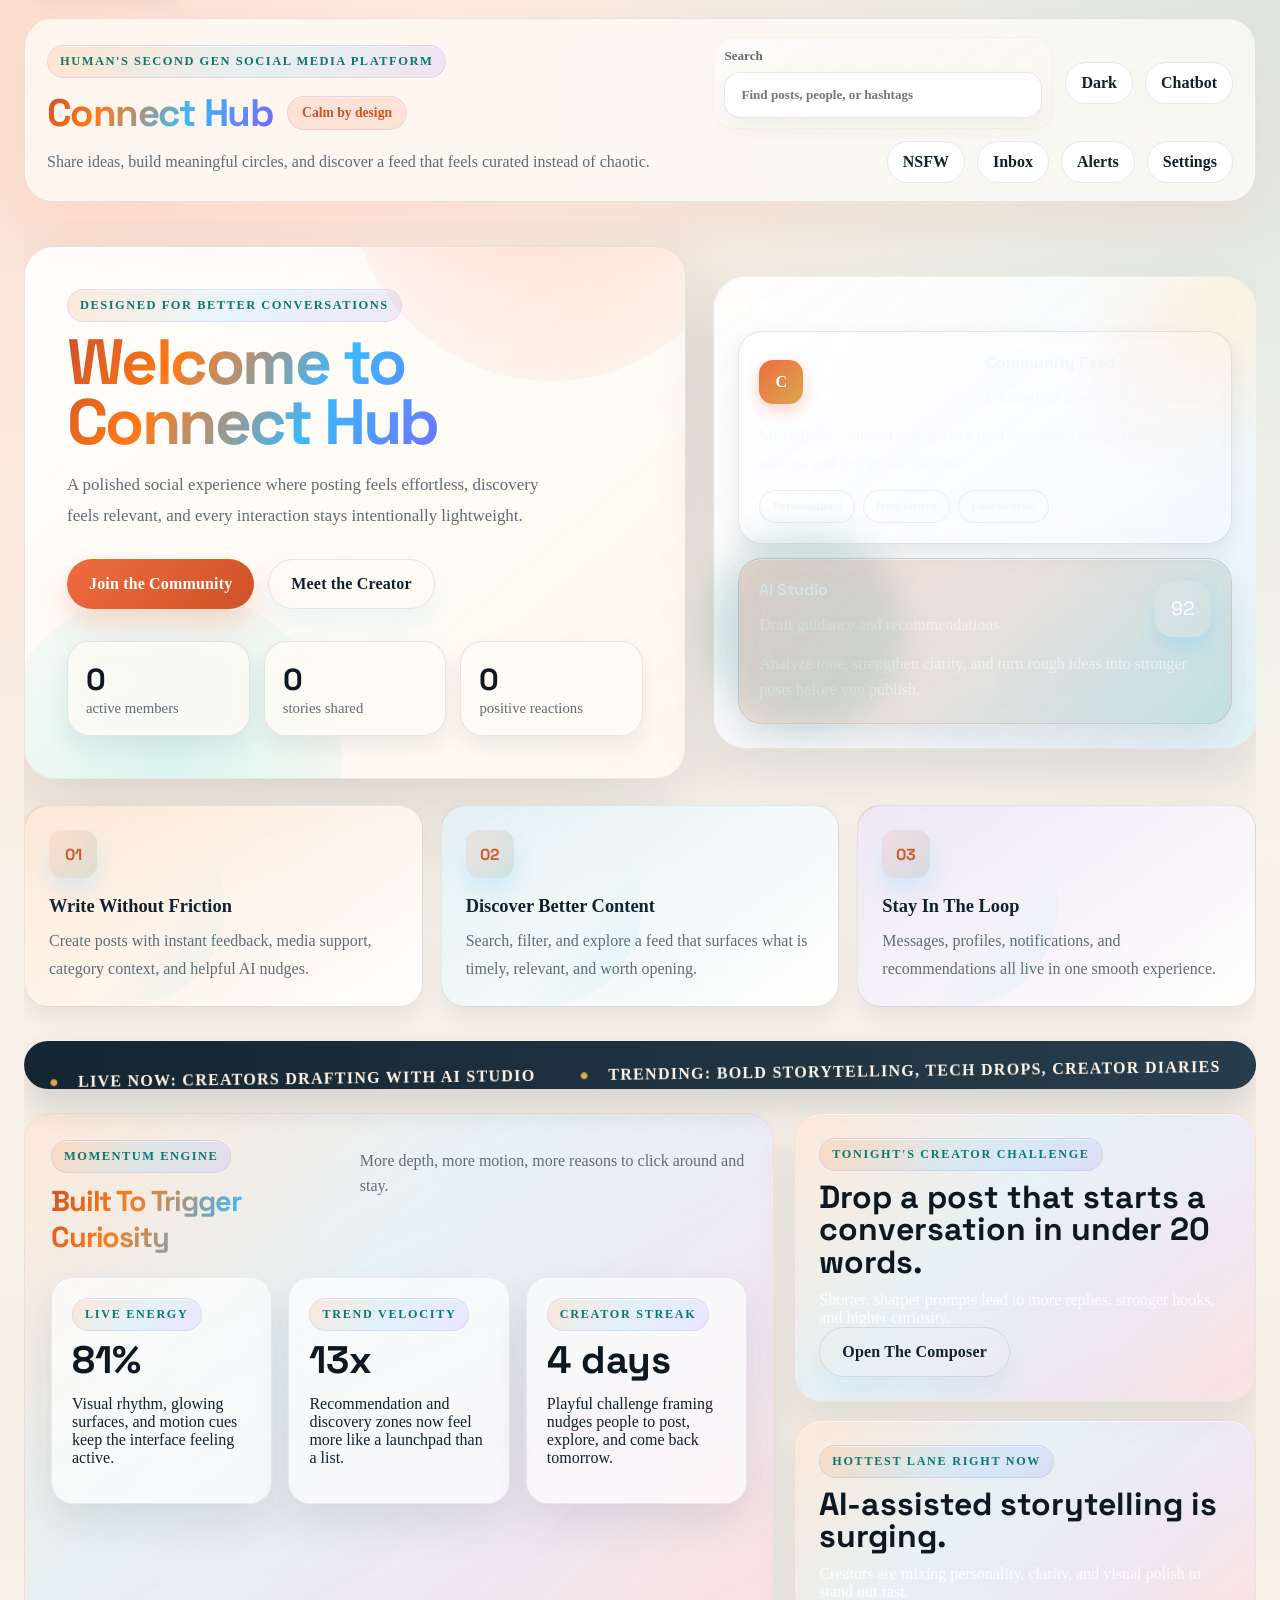
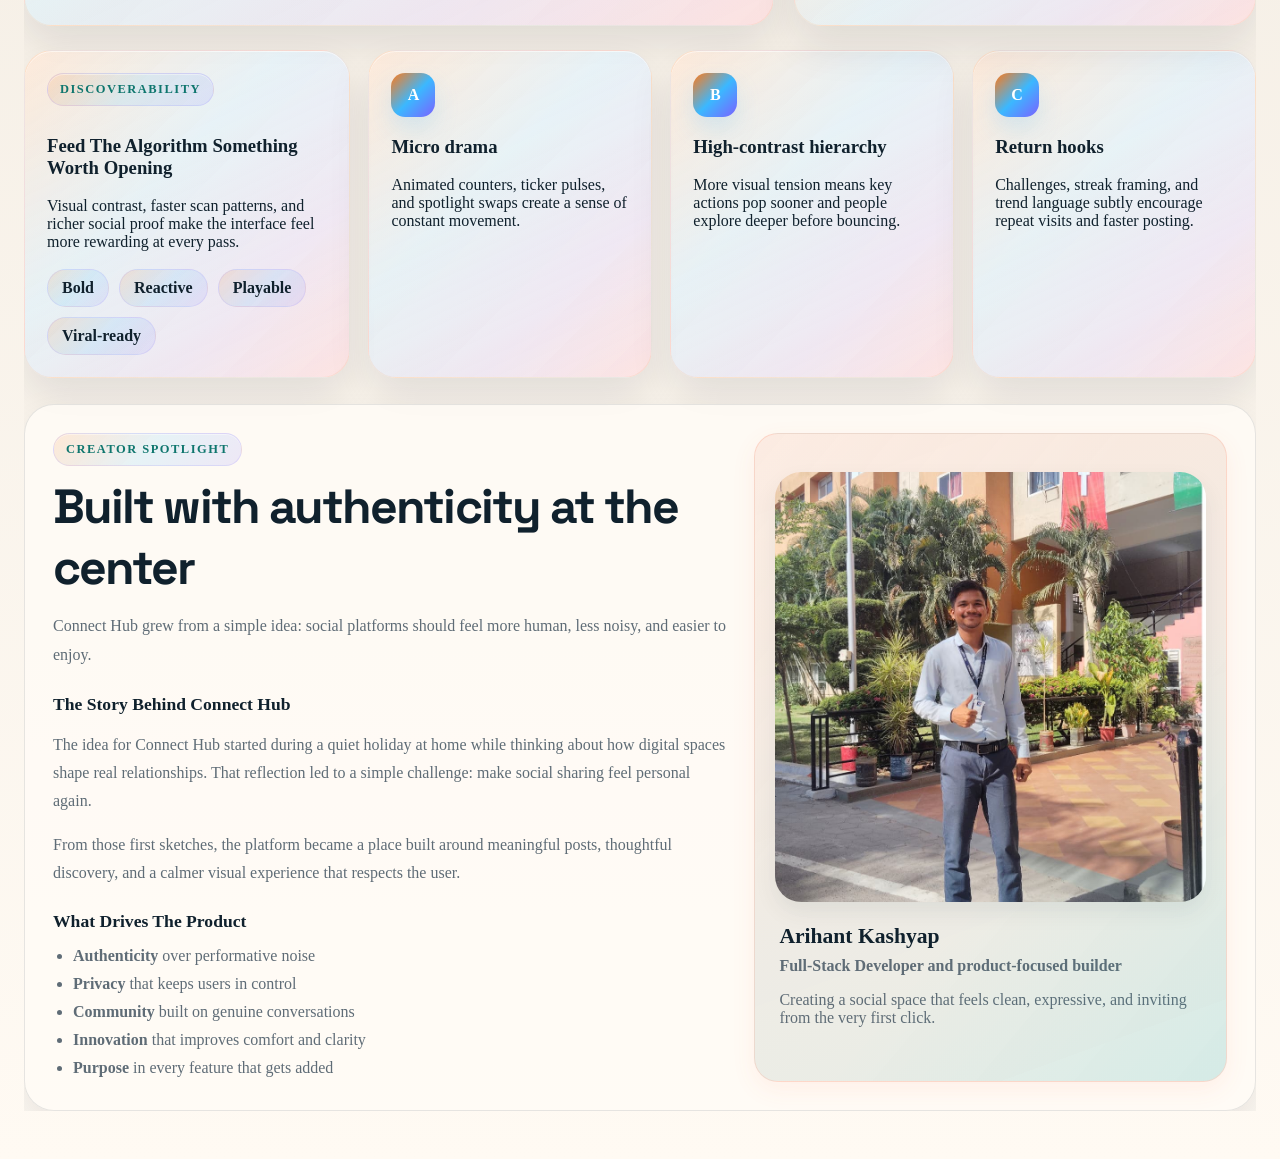
<file: index.html>
<!DOCTYPE html>
<html lang="en">
<head>
    <meta charset="UTF-8">
    <meta name="viewport" content="width=device-width, initial-scale=1.0">
    <title>Connect Hub - A Human-First Social Platform</title>
    <link rel="preconnect" href="https://fonts.googleapis.com">
    <link rel="preconnect" href="https://fonts.gstatic.com" crossorigin>
    <link href="https://fonts.googleapis.com/css2?family=Manrope:wght@400;500;600;700;800&family=Space+Grotesk:wght@500;700&display=swap" rel="stylesheet">
    <link rel="stylesheet" href="/static/style.css">
    <link rel="stylesheet" href="/static/style.next.css">
</head>
<body>
    <a class="skip-link" href="#mainContainer">Skip to main content</a>
    <div class="page-noise" aria-hidden="true"></div>

    <header id="mainHeader" class="site-header">
        <div class="header-shell">
            <div class="brand-block">
                <span class="eyebrow">Human's Second Gen Social Media Platform</span>
                <div class="brand-line">
                    <h1>Connect Hub</h1>
                    <span class="brand-pill">Calm by design</span>
                </div>
                <p>Share ideas, build meaningful circles, and discover a feed that feels curated instead of chaotic.</p>
            </div>

            <div class="header-controls">
                <label class="search-shell" for="searchInput">
                    <span>Search</span>
                    <input type="text" id="searchInput" placeholder="Find posts, people, or hashtags" />
                </label>
                <button id="themeToggle" class="utility-btn" type="button" aria-label="Toggle theme">Theme</button>
                <button id="chatbotBtn" class="utility-btn" type="button">Chatbot</button>
                <button id="nsfwBtn" class="utility-btn" type="button">NSFW</button>
                <button id="dmBtn" class="utility-btn" type="button">Inbox <span id="dmBadge" class="notification-badge">0</span></button>
                <button id="notificationsBtn" class="utility-btn" type="button">Alerts <span id="notificationCount" class="notification-badge">0</span></button>
                <button id="settingsBtn" class="utility-btn" type="button">Settings</button>

                <div id="userInfo" class="user-info-header">
                    <span id="currentUser"></span>
                    <button id="profileBtn" class="utility-btn" type="button">Profile</button>
                    <button id="logoutBtn" type="button">Logout</button>
                </div>
            </div>

        </div>
    </header>

    <main>
        <section id="landingPage" class="landing-page">
            <div class="hero-section">
                <div class="hero-copy">
                    <span class="section-kicker">Designed for better conversations</span>
                    <h2>Welcome to Connect Hub</h2>
                    <p class="hero-subtitle">A polished social experience where posting feels effortless, discovery feels relevant, and every interaction stays intentionally lightweight.</p>

                    <div class="hero-buttons">
                        <button id="getStartedBtn" class="cta-button" type="button">Join the Community</button>
                        <button id="learnMoreBtn" class="secondary-button" type="button">Meet the Creator</button>
                    </div>

                    <div class="hero-microstats">
                        <div class="hero-chip">
                            <strong id="totalUsers">0</strong>
                            <span>active members</span>
                        </div>
                        <div class="hero-chip">
                            <strong id="totalPosts">0</strong>
                            <span>stories shared</span>
                        </div>
                        <div class="hero-chip">
                            <strong id="totalLikes">0</strong>
                            <span>positive reactions</span>
                        </div>
                    </div>
                </div>

                <div class="hero-preview" aria-hidden="true">
                    <div class="preview-window">
                        <div class="preview-top">
                            <span></span>
                            <span></span>
                            <span></span>
                        </div>

                        <div class="preview-card">
                            <div class="preview-card-header">
                                <div class="preview-avatar">C</div>
                                <div>
                                    <strong>Community Feed</strong>
                                    <p>Focused on what matters right now</p>
                                </div>
                            </div>
                            <p>Move from scattered updates to a feed with clean hierarchy, quick actions, and less visual friction.</p>
                            <div class="preview-tags">
                                <span>Personalized</span>
                                <span>Responsive</span>
                                <span>Fast to scan</span>
                            </div>
                        </div>

                        <div class="preview-card accent">
                            <div class="preview-card-header">
                                <div>
                                    <strong>AI Studio</strong>
                                    <p>Draft guidance and recommendations</p>
                                </div>
                                <span class="preview-score">92</span>
                            </div>
                            <p>Analyze tone, strengthen clarity, and turn rough ideas into stronger posts before you publish.</p>
                        </div>
                    </div>
                </div>
            </div>

            <div class="hero-features">
                <article class="feature">
                    <div class="feature-icon">01</div>
                    <h3>Write Without Friction</h3>
                    <p>Create posts with instant feedback, media support, category context, and helpful AI nudges.</p>
                </article>
                <article class="feature">
                    <div class="feature-icon">02</div>
                    <h3>Discover Better Content</h3>
                    <p>Search, filter, and explore a feed that surfaces what is timely, relevant, and worth opening.</p>
                </article>
                <article class="feature">
                    <div class="feature-icon">03</div>
                    <h3>Stay In The Loop</h3>
                    <p>Messages, profiles, notifications, and recommendations all live in one smooth experience.</p>
                </article>
            </div>

            <section class="hype-band" aria-label="Live platform pulse">
                <div class="hype-band-track" id="hypeBandTrack">
                    <span>Live now: creators drafting with AI Studio</span>
                    <span>Trending: bold storytelling, tech drops, creator diaries</span>
                    <span>Engagement pulse: faster conversations, richer posts, sharper visuals</span>
                    <span>Momentum: your next post can land in the spotlight</span>
                </div>
            </section>

            <section class="engagement-lab">
                <div class="engagement-story-card">
                    <div class="section-heading">
                        <div>
                            <span class="section-kicker">Momentum Engine</span>
                            <h2>Built To Trigger Curiosity</h2>
                        </div>
                        <p class="section-meta">More depth, more motion, more reasons to click around and stay.</p>
                    </div>

                    <div class="engagement-metrics-grid">
                        <article class="engagement-metric">
                            <span class="engagement-label">Live energy</span>
                            <strong id="engagementPulseValue">84%</strong>
                            <p>Visual rhythm, glowing surfaces, and motion cues keep the interface feeling active.</p>
                        </article>
                        <article class="engagement-metric">
                            <span class="engagement-label">Trend velocity</span>
                            <strong id="trendVelocityValue">12x</strong>
                            <p>Recommendation and discovery zones now feel more like a launchpad than a list.</p>
                        </article>
                        <article class="engagement-metric">
                            <span class="engagement-label">Creator streak</span>
                            <strong id="creatorStreakValue">7 days</strong>
                            <p>Playful challenge framing nudges people to post, explore, and come back tomorrow.</p>
                        </article>
                    </div>
                </div>

                <div class="spotlight-stack">
                    <article class="spotlight-card spotlight-primary">
                        <span class="spotlight-eyebrow">Tonight's creator challenge</span>
                        <h3>Drop a post that starts a conversation in under 20 words.</h3>
                        <p>Shorter, sharper prompts lead to more replies, stronger hooks, and higher curiosity.</p>
                        <button id="launchChallengeBtn" class="secondary-button" type="button">Open The Composer</button>
                    </article>
                    <article class="spotlight-card spotlight-secondary">
                        <span class="spotlight-eyebrow">Hottest lane right now</span>
                        <h3 id="spotlightTopic">AI-assisted storytelling is surging.</h3>
                        <p id="spotlightDescription">Creators are mixing personality, clarity, and visual polish to stand out fast.</p>
                    </article>
                </div>
            </section>

            <section class="chaos-grid">
                <article class="chaos-card chaos-card-large">
                    <span class="section-kicker">Discoverability</span>
                    <h3>Feed The Algorithm Something Worth Opening</h3>
                    <p>Visual contrast, faster scan patterns, and richer social proof make the interface feel more rewarding at every pass.</p>
                    <div class="chaos-orbit">
                        <span>Bold</span>
                        <span>Reactive</span>
                        <span>Playable</span>
                        <span>Viral-ready</span>
                    </div>
                </article>
                <article class="chaos-card">
                    <span class="chaos-index">A</span>
                    <h3>Micro drama</h3>
                    <p>Animated counters, ticker pulses, and spotlight swaps create a sense of constant movement.</p>
                </article>
                <article class="chaos-card">
                    <span class="chaos-index">B</span>
                    <h3>High-contrast hierarchy</h3>
                    <p>More visual tension means key actions pop sooner and people explore deeper before bouncing.</p>
                </article>
                <article class="chaos-card">
                    <span class="chaos-index">C</span>
                    <h3>Return hooks</h3>
                    <p>Challenges, streak framing, and trend language subtly encourage repeat visits and faster posting.</p>
                </article>
            </section>

            <section class="about-creator-section">
                <div class="about-container">
                    <div class="about-copy">
                        <span class="section-kicker">Creator spotlight</span>
                        <h2>Built with authenticity at the center</h2>
                        <p class="about-intro">Connect Hub grew from a simple idea: social platforms should feel more human, less noisy, and easier to enjoy.</p>

                        <div class="creator-story">
                            <h3>The Story Behind Connect Hub</h3>
                            <p>The idea for Connect Hub started during a quiet holiday at home while thinking about how digital spaces shape real relationships. That reflection led to a simple challenge: make social sharing feel personal again.</p>
                            <p>From those first sketches, the platform became a place built around meaningful posts, thoughtful discovery, and a calmer visual experience that respects the user.</p>
                        </div>

                        <div class="creator-values">
                            <h3>What Drives The Product</h3>
                            <ul>
                                <li><strong>Authenticity</strong> over performative noise</li>
                                <li><strong>Privacy</strong> that keeps users in control</li>
                                <li><strong>Community</strong> built on genuine conversations</li>
                                <li><strong>Innovation</strong> that improves comfort and clarity</li>
                                <li><strong>Purpose</strong> in every feature that gets added</li>
                            </ul>
                        </div>
                    </div>

                    <div class="creator-panel">
                        <div class="creator-avatar">
                            <img src="/static/Images/MYPHOTO.jpeg.jpeg" alt="Portrait of Arihant Kashyap" />
                        </div>
                        <div class="creator-info">
                            <h3>Arihant Kashyap</h3>
                            <p class="creator-role">Full-Stack Developer and product-focused builder</p>
                            <p>Creating a social space that feels clean, expressive, and inviting from the very first click.</p>
                        </div>
                    </div>
                </div>
            </section>
        </section>

        <section id="explorePage" class="container" style="display: none;">
            <div class="section-card explore-shell">
                <div class="explore-hero">
                    <div class="section-heading">
                        <div>
                            <span class="section-kicker">Discovery Mode</span>
                            <h2>Explore</h2>
                            <p class="section-meta">A scrolling wall of creator posts, internet finds, short videos, and AI-inspired visuals.</p>
                        </div>
                        <button id="closeExploreBtn" class="utility-btn" type="button">Back to feed</button>
                    </div>
                    <div class="explore-controls">
                        <input type="text" id="exploreSearchInput" placeholder="Search creators, trends, visuals, or topics..." />
                    </div>
                    <div class="explore-pills">
                        <span>Trending visuals</span>
                        <span>Short videos</span>
                        <span>Community posts</span>
                        <span>AI concepts</span>
                    </div>
                </div>
                <div id="exploreGrid" class="explore-grid"></div>
            </div>
        </section>

        <div class="container" id="mainContainer">
            <div class="workspace-grid">
                <div class="composer-column">
                    <section class="section-card composer-card">
                        <div class="section-heading">
                            <div>
                                <span class="section-kicker">Create</span>
                                <h2>Start a post</h2>
                            </div>
                            <p id="draftStatus" class="section-meta">Draft ready when you are.</p>
                        </div>

                        <form class="post-form" id="postForm">
                            <div class="post-input-area">
                                <textarea id="postContent" rows="4" placeholder="Share an idea, an update, or a question..." maxlength="280" required></textarea>

                                <div id="imagePreview" class="image-preview empty">
                                    <div class="image-preview-copy">
                                        <strong>Media preview</strong>
                                        <p>Add an image to create a richer post.</p>
                                    </div>
                                </div>

                                <div class="post-options">
                                    <button type="button" id="emojiBtn">Emoji</button>
                                    <input type="file" id="imageInput" accept="image/*" title="Upload image" />
                                    <button type="button" id="imageBtn">Image</button>
                                    <label class="category-shell" for="categorySelect">
                                        <span>Category</span>
                                        <select id="categorySelect" name="category" title="Select post category">
                                            <option value="">Pick one</option>
                                            <option value="general">General</option>
                                            <option value="tech">Technology</option>
                                            <option value="lifestyle">Lifestyle</option>
                                            <option value="news">News</option>
                                        </select>
                                    </label>
                                </div>
                            </div>

                            <div class="form-footer">
                                <span id="charCount">0/280</span>
                                <button type="submit">Publish Post</button>
                            </div>
                        </form>
                    </section>

                    <section class="ai-panel" id="aiAssistPanel">
                        <div class="ai-panel-header">
                            <div>
                                <span class="section-kicker">AI assistance</span>
                                <h2>AI Studio</h2>
                                <p>Analyze your draft, generate hashtags, and discover personalized posts.</p>
                            </div>
                            <button type="button" id="analyzeDraftBtn">Analyze Draft</button>
                        </div>

                        <div class="ai-insight-grid">
                            <div class="ai-metric-card">
                                <span class="ai-label">Sentiment</span>
                                <strong id="aiSentiment">Waiting for analysis</strong>
                            </div>
                            <div class="ai-metric-card">
                                <span class="ai-label">Engagement Score</span>
                                <strong id="aiEngagement">0</strong>
                            </div>
                            <div class="ai-metric-card">
                                <span class="ai-label">Best Category</span>
                                <strong id="aiCategory">general</strong>
                            </div>
                            <div class="ai-metric-card">
                                <span class="ai-label">Clarity</span>
                                <strong id="aiClarity">0</strong>
                            </div>
                            <div class="ai-metric-card">
                                <span class="ai-label">Read Time</span>
                                <strong id="aiReadTime">0s</strong>
                            </div>
                        </div>

                        <div class="ai-summary-card">
                            <p id="aiSummary">Write a draft and run analysis to see AI-generated insights here.</p>
                            <p id="aiTip" class="ai-tip">Tips will appear after analysis.</p>
                        </div>

                        <div class="ai-coach-grid">
                            <div class="ai-coach-card">
                                <h3>Strengths</h3>
                                <ul id="aiStrengths" class="ai-list">
                                    <li>Your strongest points will show up here.</li>
                                </ul>
                            </div>
                            <div class="ai-coach-card">
                                <h3>Action Items</h3>
                                <ul id="aiActions" class="ai-list">
                                    <li>Actionable coaching will appear after analysis.</li>
                                </ul>
                            </div>
                        </div>

                        <div class="ai-hashtag-row">
                            <div id="aiHashtags" class="ai-hashtags"></div>
                            <button type="button" id="useHashtagsBtn">Add Hashtags</button>
                        </div>

                        <div class="ai-rewrite-card">
                            <div class="ai-rewrite-header">
                                <h3>Suggested Rewrite</h3>
                                <button type="button" id="applyRewriteBtn" disabled>Use Rewrite</button>
                            </div>
                            <p id="aiRewrite">Analyze a draft to generate a stronger rewrite.</p>
                        </div>

                        <div class="ai-recommendations">
                            <div class="ai-recommendations-header">
                                <h3>Recommended For You</h3>
                                <span id="aiInsightStatus">Sign in to activate personalized recommendations.</span>
                            </div>
                            <div id="recommendedFeed" class="recommended-feed"></div>
                        </div>
                    </section>
                </div>

                <section class="feed-column">
                    <div class="section-card feed-shell">
                        <div class="feed-header-row">
                            <div>
                                <span class="section-kicker">Discover</span>
                                <h2>Your feed</h2>
                            </div>
                            <p id="feedSummary" class="section-meta">Everything new, relevant, and worth your time.</p>
                        </div>

                        <div class="feed-controls">
                            <div class="feed-tabs">
                                <button id="allPostsTab" class="feed-tab active" type="button">All Posts</button>
                                <button id="followingTab" class="feed-tab" type="button">Following</button>
                                <button id="trendingTab" class="feed-tab" type="button">Trending</button>
                            </div>

                            <label class="sort-shell" for="sortSelect">
                                <span>Sort</span>
                                <select id="sortSelect" title="Sort posts by">
                                    <option value="newest">Newest</option>
                                    <option value="oldest">Oldest</option>
                                    <option value="popular">Most Liked</option>
                                </select>
                            </label>
                        </div>

                        <div id="searchSummary" class="search-summary">Use search, tabs, and sorting to shape the feed around what you want to see.</div>
                        <div class="feed" id="feed"></div>
                    </div>
                </section>
            </div>
        </div>
    </main>

    <!-- Authentication Modal -->
    <div id="authModal" class="modal">
        <div class="modal-content auth-modal-panel">
            <span class="close" role="button" tabindex="0" aria-label="Close auth modal">&times;</span>
            <div class="auth-panel-copy">
                <span class="section-kicker">Welcome back</span>
                <h2>Enter a more thoughtful social space</h2>
                <p>Sign in to personalize your feed, connect with others, and use the built-in AI Studio.</p>
            </div>

            <div class="auth-panel-form">
                <div class="auth-tabs">
                    <button id="loginTab" class="tab active" type="button">Login</button>
                    <button id="signupTab" class="tab" type="button">Sign Up</button>
                </div>

                <div id="loginForm" class="auth-form">
                    <h2>Login</h2>
                    <input type="text" id="loginUsername" placeholder="Username or Email" required autocomplete="username" />
                    <input type="password" id="loginPassword" placeholder="Password" required autocomplete="current-password" />
                    <button id="loginBtn" type="button">Login</button>
                    <p id="loginError" class="error"></p>
                </div>

                <div id="signupForm" class="auth-form">
                    <h2>Create Account</h2>
                    <input type="text" id="signupUsername" placeholder="Username" required autocomplete="username" />
                    <input type="text" id="signupName" placeholder="Full Name" required autocomplete="name" />
                    <input type="email" id="signupEmail" placeholder="Email" required autocomplete="email" />
                    <input type="password" id="signupPassword" placeholder="Password" required autocomplete="new-password" />
                    <button id="signupBtn" type="button">Create Account</button>
                    <p id="signupError" class="error"></p>
                </div>
            </div>
        </div>
    </div>

    <!-- Profile Modal -->
    <div id="profileModal" class="modal">
        <div class="modal-content profile-panel">
            <span class="close" role="button" tabindex="0" aria-label="Close profile modal">&times;</span>
            <h2>User Profile</h2>
            <div id="profileContent">
                <div class="profile-avatar">
                    <div id="profileAvatar"></div>
                    <button id="changeAvatarBtn" type="button">Change Avatar</button>
                </div>
                <div class="profile-info">
                    <p><strong>Name</strong><span id="profileName"></span></p>
                    <p><strong>Email</strong><span id="profileEmail"></span></p>
                    <p><strong>Posts</strong><span id="profilePosts"></span></p>
                    <p><strong>Likes</strong><span id="profileLikes"></span></p>
                    <p><strong>Joined</strong><span id="profileJoined"></span></p>
                </div>
                <div class="profile-stats">
                    <div class="stat">
                        <span class="stat-number" id="followersCount">0</span>
                        <span class="stat-label">Followers</span>
                    </div>
                    <div class="stat">
                        <span class="stat-number" id="followingCount">0</span>
                        <span class="stat-label">Following</span>
                    </div>
                </div>
                <div id="profileActions" class="profile-actions"></div>
            </div>
        </div>
    </div>

    <!-- Comments Modal -->
    <div id="commentsModal" class="modal">
        <div class="modal-content large">
            <span class="close" role="button" tabindex="0" aria-label="Close comments modal">&times;</span>
            <h2>Comments</h2>
            <div id="commentsList"></div>
            <div class="comment-form">
                <textarea id="commentInput" placeholder="Write a comment..." rows="2"></textarea>
                <button id="addCommentBtn" type="button">Comment</button>
            </div>
        </div>
    </div>

    <!-- Notifications Modal -->
    <div id="notificationsModal" class="modal">
        <div class="modal-content">
            <span class="close" role="button" tabindex="0" aria-label="Close notifications modal">&times;</span>
            <h2>Notifications</h2>
            <div id="notificationsList"></div>
            <button id="clearNotificationsBtn" type="button">Clear All</button>
        </div>
    </div>

    <!-- Chatbot Modal -->
    <div id="chatbotModal" class="modal">
        <div class="modal-content large">
            <span class="close" role="button" tabindex="0" aria-label="Close chatbot modal">&times;</span>
            <h2>Connect Hub Assistant</h2>
            <div id="chatMessages" class="chat-messages"></div>
            <div class="chat-form">
                <input type="text" id="chatInput" placeholder="Ask the assistant anything..." autocomplete="off" />
                <button id="sendChatBtn" type="button">Send</button>
            </div>
        </div>
    </div>

    <!-- Age Verification Modal -->
    <div id="ageVerificationModal" class="modal">
        <div class="modal-content">
            <span class="close" role="button" tabindex="0" aria-label="Close age verification modal">&times;</span>
            <h2>Age Verification</h2>
            <p>You must be 18 or older to access adult content.</p>
            <button id="confirm18Plus" type="button">I am 18 or older</button>
            <button id="under18" type="button">I am under 18</button>
        </div>
    </div>

    <!-- NSFW Content Modal -->
    <div id="nsfwModal" class="modal">
        <div class="modal-content large">
            <span class="close" role="button" tabindex="0" aria-label="Close NSFW modal">&times;</span>
            <h2>NSFW Content</h2>
            <p>Use this space to share mature content responsibly. You must verify your age before posting.</p>
            <textarea id="nsfwContent" rows="5" placeholder="Share your NSFW update..." maxlength="500"></textarea>
            <div class="modal-actions">
                <button id="postNsfwBtn" type="button">Publish NSFW Post</button>
            </div>
            <div id="nsfwFeed" class="nsfw-feed"></div>
        </div>
    </div>

    <!-- Settings Modal -->
    <div id="settingsModal" class="modal">
        <div class="modal-content">
            <span class="close" role="button" tabindex="0" aria-label="Close settings modal">&times;</span>
            <h2>Settings</h2>
            <div class="settings-section">
                <h3>Privacy</h3>
                <label for="privateProfile"><input type="checkbox" id="privateProfile"> Private Profile</label>
                <label for="showOnlineStatus"><input type="checkbox" id="showOnlineStatus"> Show Online Status</label>
            </div>
            <div class="settings-section">
                <h3>Notifications</h3>
                <label for="emailNotifications"><input type="checkbox" id="emailNotifications" checked> Email Notifications</label>
                <label for="pushNotifications"><input type="checkbox" id="pushNotifications" checked> Push Notifications</label>
            </div>
            <div class="settings-section">
                <h3>Appearance</h3>
                <label for="themeSelect">Theme
                    <select id="themeSelect">
                        <option value="light">Light</option>
                        <option value="dark">Dark</option>
                        <option value="auto">Auto</option>
                    </select>
                </label>
            </div>
            <button id="saveSettingsBtn" type="button">Save Settings</button>
        </div>
    </div>

    <!-- Direct Messages Modal -->
    <div id="dmModal" class="modal">
        <div class="modal-content large">
            <span class="close" role="button" tabindex="0" aria-label="Close direct messages modal">&times;</span>
            <h2>Direct Messages</h2>
            <div id="dmContainer">
                <div id="conversationsList">
                    <h3>Conversations</h3>
                    <div id="conversations"></div>
                </div>
                <div id="messagesContainer">
                    <div id="messagesHeader">
                        <button id="backToConversations" type="button">Back</button>
                        <div id="chatHeaderMeta">
                            <span id="chatUserName"></span>
                            <span id="callStatusText">Ready to connect</span>
                        </div>
                        <div id="callActions">
                            <button id="voiceCallBtn" type="button">Voice Call</button>
                            <button id="videoCallBtn" type="button">Video Call</button>
                        </div>
                    </div>
                    <div id="callPanel" class="call-panel hidden">
                        <div class="call-panel-header">
                            <div>
                                <strong id="callPanelTitle">Call inactive</strong>
                                <p id="callPanelSubtitle">Start a voice or video call from the conversation header.</p>
                            </div>
                            <span id="callTypeBadge" class="call-type-badge">Audio</span>
                        </div>
                        <div class="call-media-grid">
                            <div class="call-media-card">
                                <span>You</span>
                                <video id="localVideo" autoplay muted playsinline></video>
                            </div>
                            <div class="call-media-card">
                                <span id="remoteVideoLabel">Remote user</span>
                                <video id="remoteVideo" autoplay playsinline></video>
                            </div>
                        </div>
                        <div class="call-control-row">
                            <button id="muteCallBtn" type="button">Mute</button>
                            <button id="toggleCameraBtn" type="button">Camera Off</button>
                            <button id="endCallBtn" type="button" class="danger-action">End Call</button>
                        </div>
                    </div>
                    <div id="messagesList"></div>
                    <div class="message-form">
                        <input type="text" id="messageInput" placeholder="Type a message..." />
                        <button id="sendMessageBtn" type="button">Send</button>
                    </div>
                </div>
            </div>
        </div>
    </div>

    <div id="incomingCallBanner" class="incoming-call-banner hidden">
        <div>
            <strong id="incomingCallTitle">Incoming call</strong>
            <p id="incomingCallSubtitle">Someone is trying to reach you.</p>
        </div>
        <div class="incoming-call-actions">
            <button id="answerCallBtn" type="button">Answer</button>
            <button id="declineCallBtn" type="button" class="danger-action">Decline</button>
        </div>
    </div>

    <!-- Emoji Picker -->
    <div id="emojiPicker" class="emoji-picker">
        <div class="emoji-grid">
            <span>&#128512;</span>
            <span>&#128513;</span>
            <span>&#128515;</span>
            <span>&#128516;</span>
            <span>&#128522;</span>
            <span>&#128526;</span>
            <span>&#128525;</span>
            <span>&#129321;</span>
            <span>&#128536;</span>
            <span>&#128578;</span>
            <span>&#128064;</span>
            <span>&#128170;</span>
            <span>&#128293;</span>
            <span>&#127881;</span>
            <span>&#128640;</span>
            <span>&#128293;</span>
            <span>&#128161;</span>
            <span>&#10024;</span>
            <span>&#128175;</span>
            <span>&#129309;</span>
            <span>&#128588;</span>
            <span>&#128077;</span>
            <span>&#128079;</span>
            <span>&#128171;</span>
        </div>
    </div>

    <!-- Toast Notifications -->
    <div id="toastStack" class="toast-stack" aria-live="polite" aria-atomic="true"></div>

    <script src="/static/abc.js"></script>
</body>
</html>
</file>
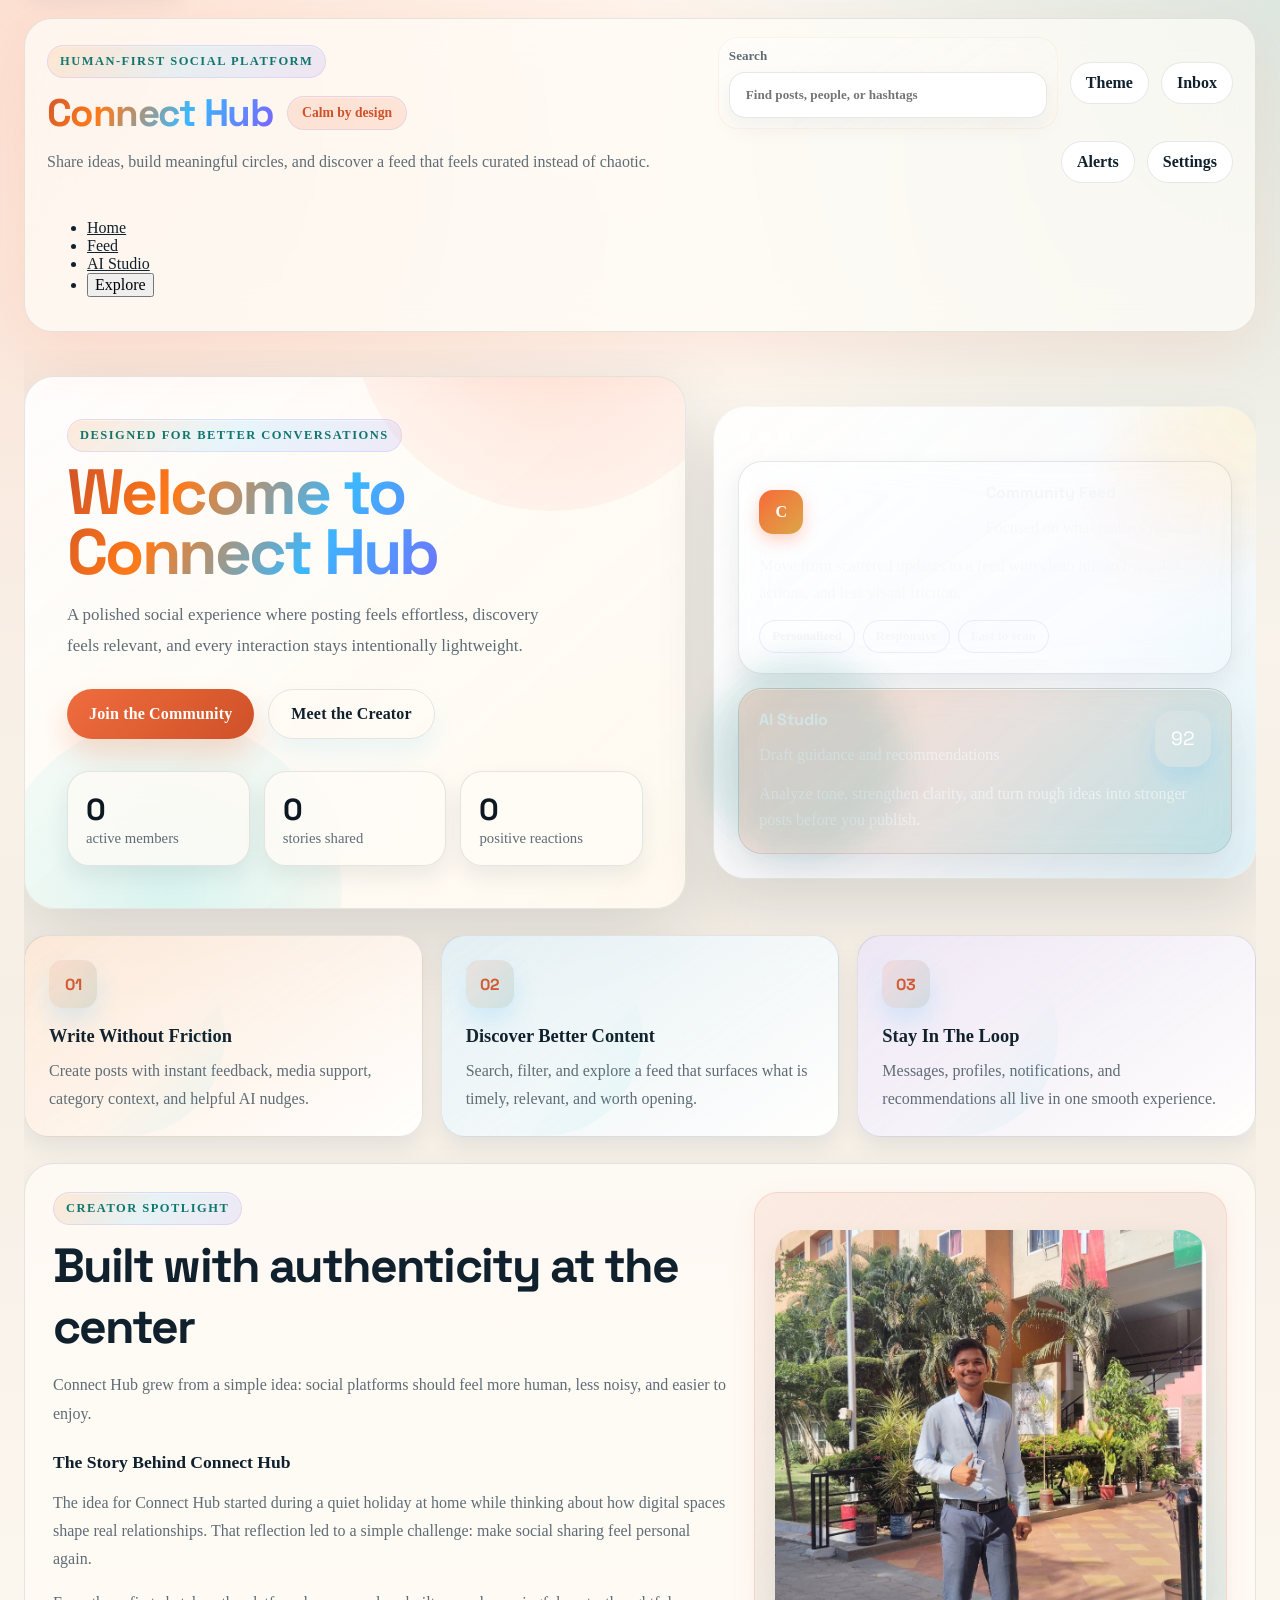
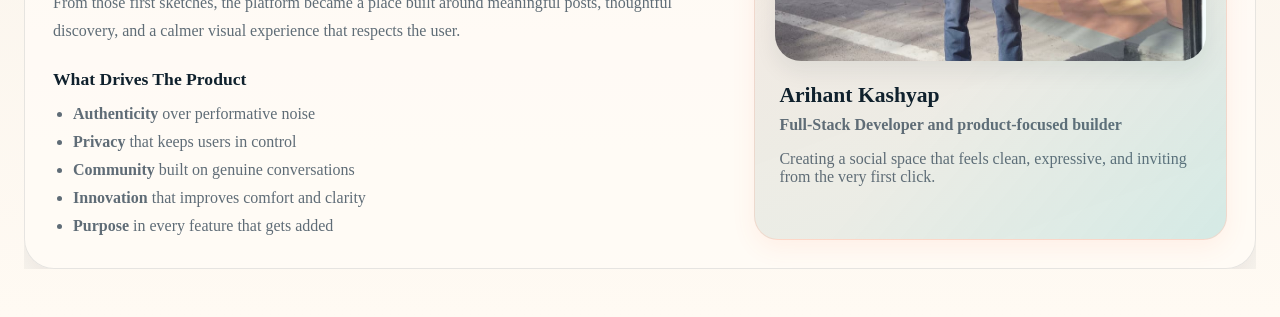
<file: index.combined.html>
<!DOCTYPE html>
<html lang="en">
<head>
    <meta charset="UTF-8">
    <meta name="viewport" content="width=device-width, initial-scale=1.0">
    <title>Connect Hub - A Human-First Social Platform</title>
    <link rel="preconnect" href="https://fonts.googleapis.com">
    <link rel="preconnect" href="https://fonts.gstatic.com" crossorigin>
    <link href="https://fonts.googleapis.com/css2?family=Manrope:wght@400;500;600;700;800&family=Space+Grotesk:wght@500;700&display=swap" rel="stylesheet">
    <link rel="stylesheet" href="/static/style.css">
    <link rel="stylesheet" href="/static/style.next.css">
</head>
<body>
    <a class="skip-link" href="#mainContainer">Skip to main content</a>
    <div class="page-noise" aria-hidden="true"></div>

    <header id="mainHeader" class="site-header">
        <div class="header-shell">
            <div class="brand-block">
                <span class="eyebrow">Human-first social platform</span>
                <div class="brand-line">
                    <h1>Connect Hub</h1>
                    <span class="brand-pill">Calm by design</span>
                </div>
                <p>Share ideas, build meaningful circles, and discover a feed that feels curated instead of chaotic.</p>
            </div>

            <div class="header-controls">
                <label class="search-shell" for="searchInput">
                    <span>Search</span>
                    <input type="text" id="searchInput" placeholder="Find posts, people, or hashtags" />
                </label>
                <button id="themeToggle" class="utility-btn" type="button" aria-label="Toggle theme">Theme</button>
                <button id="dmBtn" class="utility-btn" type="button">Inbox <span id="dmBadge" class="notification-badge">0</span></button>
                <button id="notificationsBtn" class="utility-btn" type="button">Alerts <span id="notificationCount" class="notification-badge">0</span></button>
                <button id="settingsBtn" class="utility-btn" type="button">Settings</button>

                <div id="userInfo" class="user-info-header">
                    <span id="currentUser"></span>
                    <button id="profileBtn" class="utility-btn" type="button">Profile</button>
                    <button id="logoutBtn" type="button">Logout</button>
                </div>
            </div>

            <nav class="main-navigation" aria-label="Primary Navigation">
                <ul class="nav-links">
                    <li><a href="#landingPage" class="nav-link active">Home</a></li>
                    <li><a href="#mainContainer" class="nav-link">Feed</a></li>
                    <li><a href="#aiAssistPanel" class="nav-link">AI Studio</a></li>
                    <li><button id="exploreBtn" class="nav-link nav-link-btn">Explore</button></li>
                </ul>
            </nav>
        </div>
    </header>

    <main>
        <section id="landingPage" class="landing-page">
            <div class="hero-section">
                <div class="hero-copy">
                    <span class="section-kicker">Designed for better conversations</span>
                    <h2>Welcome to Connect Hub</h2>
                    <p class="hero-subtitle">A polished social experience where posting feels effortless, discovery feels relevant, and every interaction stays intentionally lightweight.</p>

                    <div class="hero-buttons">
                        <button id="getStartedBtn" class="cta-button" type="button">Join the Community</button>
                        <button id="learnMoreBtn" class="secondary-button" type="button">Meet the Creator</button>
                    </div>

                    <div class="hero-microstats">
                        <div class="hero-chip">
                            <strong id="totalUsers">0</strong>
                            <span>active members</span>
                        </div>
                        <div class="hero-chip">
                            <strong id="totalPosts">0</strong>
                            <span>stories shared</span>
                        </div>
                        <div class="hero-chip">
                            <strong id="totalLikes">0</strong>
                            <span>positive reactions</span>
                        </div>
                    </div>
                </div>

                <div class="hero-preview" aria-hidden="true">
                    <div class="preview-window">
                        <div class="preview-top">
                            <span></span>
                            <span></span>
                            <span></span>
                        </div>

                        <div class="preview-card">
                            <div class="preview-card-header">
                                <div class="preview-avatar">C</div>
                                <div>
                                    <strong>Community Feed</strong>
                                    <p>Focused on what matters right now</p>
                                </div>
                            </div>
                            <p>Move from scattered updates to a feed with clean hierarchy, quick actions, and less visual friction.</p>
                            <div class="preview-tags">
                                <span>Personalized</span>
                                <span>Responsive</span>
                                <span>Fast to scan</span>
                            </div>
                        </div>

                        <div class="preview-card accent">
                            <div class="preview-card-header">
                                <div>
                                    <strong>AI Studio</strong>
                                    <p>Draft guidance and recommendations</p>
                                </div>
                                <span class="preview-score">92</span>
                            </div>
                            <p>Analyze tone, strengthen clarity, and turn rough ideas into stronger posts before you publish.</p>
                        </div>
                    </div>
                </div>
            </div>

            <div class="hero-features">
                <article class="feature">
                    <div class="feature-icon">01</div>
                    <h3>Write Without Friction</h3>
                    <p>Create posts with instant feedback, media support, category context, and helpful AI nudges.</p>
                </article>
                <article class="feature">
                    <div class="feature-icon">02</div>
                    <h3>Discover Better Content</h3>
                    <p>Search, filter, and explore a feed that surfaces what is timely, relevant, and worth opening.</p>
                </article>
                <article class="feature">
                    <div class="feature-icon">03</div>
                    <h3>Stay In The Loop</h3>
                    <p>Messages, profiles, notifications, and recommendations all live in one smooth experience.</p>
                </article>
            </div>

            <section class="about-creator-section">
                <div class="about-container">
                    <div class="about-copy">
                        <span class="section-kicker">Creator spotlight</span>
                        <h2>Built with authenticity at the center</h2>
                        <p class="about-intro">Connect Hub grew from a simple idea: social platforms should feel more human, less noisy, and easier to enjoy.</p>

                        <div class="creator-story">
                            <h3>The Story Behind Connect Hub</h3>
                            <p>The idea for Connect Hub started during a quiet holiday at home while thinking about how digital spaces shape real relationships. That reflection led to a simple challenge: make social sharing feel personal again.</p>
                            <p>From those first sketches, the platform became a place built around meaningful posts, thoughtful discovery, and a calmer visual experience that respects the user.</p>
                        </div>

                        <div class="creator-values">
                            <h3>What Drives The Product</h3>
                            <ul>
                                <li><strong>Authenticity</strong> over performative noise</li>
                                <li><strong>Privacy</strong> that keeps users in control</li>
                                <li><strong>Community</strong> built on genuine conversations</li>
                                <li><strong>Innovation</strong> that improves comfort and clarity</li>
                                <li><strong>Purpose</strong> in every feature that gets added</li>
                            </ul>
                        </div>
                    </div>

                    <div class="creator-panel">
                        <div class="creator-avatar">
                            <img src="/static/Images/MYPHOTO.jpeg.jpeg" alt="Portrait of Arihant Kashyap" />
                        </div>
                        <div class="creator-info">
                            <h3>Arihant Kashyap</h3>
                            <p class="creator-role">Full-Stack Developer and product-focused builder</p>
                            <p>Creating a social space that feels clean, expressive, and inviting from the very first click.</p>
                        </div>
                    </div>
                </div>
            </section>
        </section>

        <section id="explorePage" class="container" style="display: none;">
            <div class="section-card">
                <div class="section-heading">
                    <div>
                        <span class="section-kicker">Community Discovery</span>
                        <h2>Explore</h2>
                    </div>
                </div>
                <div class="explore-controls">
                    <input type="text" id="exploreSearchInput" placeholder="Search media, topics, or creators..." />
                </div>
                <div id="exploreGrid" class="explore-grid"></div>
            </div>
        </section>

        <div class="container" id="mainContainer">
            <div class="workspace-grid">
                <div class="composer-column">
                    <section class="section-card composer-card">
                        <div class="section-heading">
                            <div>
                                <span class="section-kicker">Create</span>
                                <h2>Start a post</h2>
                            </div>
                            <p id="draftStatus" class="section-meta">Draft ready when you are.</p>
                        </div>

                        <form class="post-form" id="postForm">
                            <div class="post-input-area">
                                <textarea id="postContent" rows="4" placeholder="Share an idea, an update, or a question..." maxlength="280" required></textarea>

                                <div id="imagePreview" class="image-preview empty">
                                    <div class="image-preview-copy">
                                        <strong>Media preview</strong>
                                        <p>Add an image to create a richer post.</p>
                                    </div>
                                </div>

                                <div class="post-options">
                                    <button type="button" id="emojiBtn">Emoji</button>
                                    <input type="file" id="imageInput" accept="image/*" title="Upload image" />
                                    <button type="button" id="imageBtn">Image</button>
                                    <label class="category-shell" for="categorySelect">
                                        <span>Category</span>
                                        <select id="categorySelect" name="category" title="Select post category">
                                            <option value="">Pick one</option>
                                            <option value="general">General</option>
                                            <option value="tech">Technology</option>
                                            <option value="lifestyle">Lifestyle</option>
                                            <option value="news">News</option>
                                        </select>
                                    </label>
                                </div>
                            </div>

                            <div class="form-footer">
                                <span id="charCount">0/280</span>
                                <button type="submit">Publish Post</button>
                            </div>
                        </form>
                    </section>

                    <section class="ai-panel" id="aiAssistPanel">
                        <div class="ai-panel-header">
                            <div>
                                <span class="section-kicker">AI assistance</span>
                                <h2>AI Studio</h2>
                                <p>Analyze your draft, generate hashtags, and discover personalized posts.</p>
                            </div>
                            <button type="button" id="analyzeDraftBtn">Analyze Draft</button>
                        </div>

                        <div class="ai-insight-grid">
                            <div class="ai-metric-card">
                                <span class="ai-label">Sentiment</span>
                                <strong id="aiSentiment">Waiting for analysis</strong>
                            </div>
                            <div class="ai-metric-card">
                                <span class="ai-label">Engagement Score</span>
                                <strong id="aiEngagement">0</strong>
                            </div>
                            <div class="ai-metric-card">
                                <span class="ai-label">Best Category</span>
                                <strong id="aiCategory">general</strong>
                            </div>
                        </div>

                        <div class="ai-summary-card">
                            <p id="aiSummary">Write a draft and run analysis to see AI-generated insights here.</p>
                            <p id="aiTip" class="ai-tip">Tips will appear after analysis.</p>
                        </div>

                        <div class="ai-hashtag-row">
                            <div id="aiHashtags" class="ai-hashtags"></div>
                            <button type="button" id="useHashtagsBtn">Add Hashtags</button>
                        </div>

                        <div class="ai-recommendations">
                            <div class="ai-recommendations-header">
                                <h3>Recommended For You</h3>
                                <span id="aiInsightStatus">Sign in to activate personalized recommendations.</span>
                            </div>
                            <div id="recommendedFeed" class="recommended-feed"></div>
                        </div>
                    </section>
                </div>

                <section class="feed-column">
                    <div class="section-card feed-shell">
                        <div class="feed-header-row">
                            <div>
                                <span class="section-kicker">Discover</span>
                                <h2>Your feed</h2>
                            </div>
                            <p id="feedSummary" class="section-meta">Everything new, relevant, and worth your time.</p>
                        </div>

                        <div class="feed-controls">
                            <div class="feed-tabs">
                                <button id="allPostsTab" class="feed-tab active" type="button">All Posts</button>
                                <button id="followingTab" class="feed-tab" type="button">Following</button>
                                <button id="trendingTab" class="feed-tab" type="button">Trending</button>
                            </div>

                            <label class="sort-shell" for="sortSelect">
                                <span>Sort</span>
                                <select id="sortSelect" title="Sort posts by">
                                    <option value="newest">Newest</option>
                                    <option value="oldest">Oldest</option>
                                    <option value="popular">Most Liked</option>
                                </select>
                            </label>
                        </div>

                        <div id="searchSummary" class="search-summary">Use search, tabs, and sorting to shape the feed around what you want to see.</div>
                        <div class="feed" id="feed"></div>
                    </div>
                </section>
            </div>
        </div>
    </main>

    <!-- Authentication Modal -->
    <div id="authModal" class="modal">
        <div class="modal-content auth-modal-panel">
            <span class="close" role="button" tabindex="0" aria-label="Close auth modal">&times;</span>
            <div class="auth-panel-copy">
                <span class="section-kicker">Welcome back</span>
                <h2>Enter a more thoughtful social space</h2>
                <p>Sign in to personalize your feed, connect with others, and use the built-in AI Studio.</p>
            </div>

            <div class="auth-panel-form">
                <div class="auth-tabs">
                    <button id="loginTab" class="tab active" type="button">Login</button>
                    <button id="signupTab" class="tab" type="button">Sign Up</button>
                </div>

                <div id="loginForm" class="auth-form">
                    <h2>Login</h2>
                    <input type="email" id="loginEmail" placeholder="Email" required />
                    <input type="password" id="loginPassword" placeholder="Password" required />
                    <button id="loginBtn" type="button">Login</button>
                    <p id="loginError" class="error"></p>
                </div>

                <div id="signupForm" class="auth-form">
                    <h2>Create Account</h2>
                    <input type="text" id="signupName" placeholder="Full Name" required />
                    <input type="email" id="signupEmail" placeholder="Email" required />
                    <input type="password" id="signupPassword" placeholder="Password" required />
                    <button id="signupBtn" type="button">Create Account</button>
                    <p id="signupError" class="error"></p>
                </div>
            </div>
        </div>
    </div>

    <!-- Profile Modal -->
    <div id="profileModal" class="modal">
        <div class="modal-content profile-panel">
            <span class="close" role="button" tabindex="0" aria-label="Close profile modal">&times;</span>
            <h2>User Profile</h2>
            <div id="profileContent">
                <div class="profile-avatar">
                    <div id="profileAvatar"></div>
                    <button id="changeAvatarBtn" type="button">Change Avatar</button>
                </div>
                <div class="profile-info">
                    <p><strong>Name</strong><span id="profileName"></span></p>
                    <p><strong>Email</strong><span id="profileEmail"></span></p>
                    <p><strong>Posts</strong><span id="profilePosts"></span></p>
                    <p><strong>Likes</strong><span id="profileLikes"></span></p>
                    <p><strong>Joined</strong><span id="profileJoined"></span></p>
                </div>
                <div class="profile-stats">
                    <div class="stat">
                        <span class="stat-number" id="followersCount">0</span>
                        <span class="stat-label">Followers</span>
                    </div>
                    <div class="stat">
                        <span class="stat-number" id="followingCount">0</span>
                        <span class="stat-label">Following</span>
                    </div>
                </div>
                <div id="profileActions" class="profile-actions"></div>
            </div>
        </div>
    </div>

    <!-- Comments Modal -->
    <div id="commentsModal" class="modal">
        <div class="modal-content large">
            <span class="close" role="button" tabindex="0" aria-label="Close comments modal">&times;</span>
            <h2>Comments</h2>
            <div id="commentsList"></div>
            <div class="comment-form">
                <textarea id="commentInput" placeholder="Write a comment..." rows="2"></textarea>
                <button id="addCommentBtn" type="button">Comment</button>
            </div>
        </div>
    </div>

    <!-- Notifications Modal -->
    <div id="notificationsModal" class="modal">
        <div class="modal-content">
            <span class="close" role="button" tabindex="0" aria-label="Close notifications modal">&times;</span>
            <h2>Notifications</h2>
            <div id="notificationsList"></div>
            <button id="clearNotificationsBtn" type="button">Clear All</button>
        </div>
    </div>

    <!-- Settings Modal -->
    <div id="settingsModal" class="modal">
        <div class="modal-content">
            <span class="close" role="button" tabindex="0" aria-label="Close settings modal">&times;</span>
            <h2>Settings</h2>
            <div class="settings-section">
                <h3>Privacy</h3>
                <label for="privateProfile"><input type="checkbox" id="privateProfile"> Private Profile</label>
                <label for="showOnlineStatus"><input type="checkbox" id="showOnlineStatus"> Show Online Status</label>
            </div>
            <div class="settings-section">
                <h3>Notifications</h3>
                <label for="emailNotifications"><input type="checkbox" id="emailNotifications" checked> Email Notifications</label>
                <label for="pushNotifications"><input type="checkbox" id="pushNotifications" checked> Push Notifications</label>
            </div>
            <div class="settings-section">
                <h3>Appearance</h3>
                <label for="themeSelect">Theme
                    <select id="themeSelect">
                        <option value="light">Light</option>
                        <option value="dark">Dark</option>
                        <option value="auto">Auto</option>
                    </select>
                </label>
            </div>
            <button id="saveSettingsBtn" type="button">Save Settings</button>
        </div>
    </div>

    <!-- Direct Messages Modal -->
    <div id="dmModal" class="modal">
        <div class="modal-content large">
            <span class="close" role="button" tabindex="0" aria-label="Close direct messages modal">&times;</span>
            <h2>Direct Messages</h2>
            <div id="dmContainer">
                <div id="conversationsList">
                    <h3>Conversations</h3>
                    <div id="conversations"></div>
                </div>
                <div id="messagesContainer">
                    <div id="messagesHeader">
                        <button id="backToConversations" type="button">Back</button>
                        <span id="chatUserName"></span>
                    </div>
                    <div id="messagesList"></div>
                    <div class="message-form">
                        <input type="text" id="messageInput" placeholder="Type a message..." />
                        <button id="sendMessageBtn" type="button">Send</button>
                    </div>
                </div>
            </div>
        </div>
    </div>

    <!-- Emoji Picker -->
    <div id="emojiPicker" class="emoji-picker">
        <div class="emoji-grid">
            <span>&#128512;</span>
            <span>&#128513;</span>
            <span>&#128515;</span>
            <span>&#128516;</span>
            <span>&#128522;</span>
            <span>&#128526;</span>
            <span>&#128525;</span>
            <span>&#129321;</span>
            <span>&#128536;</span>
            <span>&#128578;</span>
            <span>&#128064;</span>
            <span>&#128170;</span>
            <span>&#128293;</span>
            <span>&#127881;</span>
            <span>&#128640;</span>
            <span>&#128293;</span>
            <span>&#128161;</span>
            <span>&#10024;</span>
            <span>&#128175;</span>
            <span>&#129309;</span>
            <span>&#128588;</span>
            <span>&#128077;</span>
            <span>&#128079;</span>
            <span>&#128171;</span>
        </div>
    </div>

    <!-- Toast Notifications -->
    <div id="toastStack" class="toast-stack" aria-live="polite" aria-atomic="true"></div>

    <script src="/static/abc.js"></script>
</body>
</html>
</file>
<file: static/style.css>
:root {
    --bg: #f5efe6;
    --bg-strong: #fffaf3;
    --surface: rgba(255, 252, 247, 0.78);
    --surface-strong: #ffffff;
    --surface-muted: rgba(245, 239, 230, 0.92);
    --border: rgba(16, 33, 45, 0.1);
    --border-strong: rgba(16, 33, 45, 0.16);
    --text: #10212d;
    --muted: #5f6c76;
    --accent: #ff6b45;
    --accent-deep: #e63d1b;
    --accent-soft: rgba(255, 107, 69, 0.16);
    --teal: #00c7d4;
    --teal-soft: rgba(0, 199, 212, 0.16);
    --purple: #9b59b6;
    --purple-soft: rgba(155, 89, 182, 0.14);
    --pink: #ff1493;
    --cyan: #00d9ff;
    --gold: #ffc300;
    --green: #2ecc71;
    --danger: #ff4757;
    --shadow-lg: 0 28px 80px rgba(16, 33, 45, 0.2);
    --shadow-md: 0 18px 40px rgba(16, 33, 45, 0.15);
    --shadow-sm: 0 10px 22px rgba(16, 33, 45, 0.1);
    --shadow-glow: 0 0 20px rgba(255, 107, 69, 0.3);
    --shadow-glow-teal: 0 0 20px rgba(0, 199, 212, 0.25);
    --radius-xl: 30px;
    --radius-lg: 22px;
    --radius-md: 16px;
    --radius-sm: 12px;
    --motion-spring: cubic-bezier(0.22, 1, 0.36, 1);
    --motion-soft: cubic-bezier(0.16, 1, 0.3, 1);
}

body.dark {
    --bg: #08131a;
    --bg-strong: #0d1d26;
    --surface: rgba(14, 27, 36, 0.78);
    --surface-strong: #12232d;
    --surface-muted: rgba(17, 32, 42, 0.92);
    --border: rgba(255, 255, 255, 0.08);
    --border-strong: rgba(255, 255, 255, 0.14);
    --text: #edf4f6;
    --muted: #9fb2bb;
    --accent: #ff8549;
    --accent-deep: #ff6b34;
    --accent-soft: rgba(255, 133, 73, 0.2);
    --teal: #00e5ff;
    --teal-soft: rgba(0, 229, 255, 0.18);
    --purple: #cb63ff;
    --purple-soft: rgba(203, 99, 255, 0.18);
    --pink: #ff4081;
    --cyan: #00d9ff;
    --gold: #ffc300;
    --green: #2ecc71;
    --shadow-lg: 0 28px 80px rgba(0, 0, 0, 0.5);
    --shadow-md: 0 18px 40px rgba(0, 0, 0, 0.35);
    --shadow-sm: 0 10px 22px rgba(0, 0, 0, 0.28);
}

#dmBadge,
#imageInput,
#mainContainer,
#signupForm,
#messagesContainer,
#emojiPicker,
#userInfo {
    display: none;
}

* {
    box-sizing: border-box;
}

html {
    scroll-behavior: smooth;
}

body {
    margin: 0;
    min-height: 100vh;
    overflow-x: hidden;
    font-family: "Manrope", "Segoe UI", sans-serif;
    background:
        radial-gradient(circle at top left, rgba(239, 108, 62, 0.18), transparent 34%),
        radial-gradient(circle at top right, rgba(15, 118, 110, 0.14), transparent 28%),
        linear-gradient(180deg, var(--bg-strong) 0%, var(--bg) 52%, var(--bg-strong) 100%);
    color: var(--text);
    transition: background 0.35s ease, color 0.35s ease;
}

@keyframes float-preview {
    0%, 100% {
        transform: translate3d(0, 0, 0);
    }

    50% {
        transform: translate3d(0, -10px, 0);
    }
}

@keyframes pulse-glow {
    0%, 100% {
        opacity: 0.72;
        transform: scale(1);
    }

    50% {
        opacity: 1;
        transform: scale(1.04);
    }
}

@keyframes shimmer {
    0% {
        background-position: -1000px 0;
    }
    100% {
        background-position: 1000px 0;
    }
}

@keyframes gradient-shift {
    0% {
        background-position: 0% 50%;
    }
    50% {
        background-position: 100% 50%;
    }
    100% {
        background-position: 0% 50%;
    }
}

@keyframes float {
    0%, 100% {
        transform: translateY(0px);
    }
    50% {
        transform: translateY(-20px);
    }
}

@keyframes glow-pulse {
    0%, 100% {
        box-shadow: var(--shadow-glow), var(--shadow-sm);
    }
    50% {
        box-shadow: var(--shadow-glow), 0 20px 40px rgba(255, 107, 69, 0.25);
    }
}

@keyframes modal-fade {
    from {
        opacity: 0;
    }

    to {
        opacity: 1;
    }
}

@keyframes modal-rise {
    from {
        opacity: 0;
        transform: translateY(24px) scale(0.98);
    }

    to {
        opacity: 1;
        transform: translateY(0) scale(1);
    }
}

.reveal-on-scroll {
    opacity: 0;
    transform: translateY(32px) scale(0.985);
    filter: blur(12px);
    transition:
        opacity 0.8s var(--motion-spring) var(--reveal-delay, 0ms),
        transform 0.8s var(--motion-spring) var(--reveal-delay, 0ms),
        filter 0.8s ease var(--reveal-delay, 0ms);
}

.reveal-on-scroll.is-visible {
    opacity: 1;
    transform: translateY(0) scale(1);
    filter: blur(0);
}

body,
button,
input,
select,
textarea {
    font: inherit;
}

img {
    display: block;
    max-width: 100%;
}

button,
input,
select,
textarea {
    outline: none;
}

a {
    color: inherit;
}

.skip-link {
    position: absolute;
    left: 24px;
    top: -48px;
    z-index: 30;
    padding: 10px 14px;
    border-radius: 999px;
    background: var(--surface-strong);
    color: var(--text);
    text-decoration: none;
    box-shadow: var(--shadow-sm);
}

.skip-link:focus {
    top: 20px;
}

.page-noise {
    position: fixed;
    inset: 0;
    background-image:
        linear-gradient(rgba(255, 255, 255, 0.03) 1px, transparent 1px),
        linear-gradient(90deg, rgba(255, 255, 255, 0.03) 1px, transparent 1px);
    background-size: 32px 32px;
    opacity: 0.18;
    pointer-events: none;
    z-index: -1;
}

.site-header {
    position: sticky;
    top: 0;
    z-index: 20;
    padding: 18px 24px 0;
}

.site-header.scrolled .header-shell {
    background: rgba(255, 252, 247, 0.88);
    box-shadow: var(--shadow-sm);
}

body.dark .site-header.scrolled .header-shell {
    background: rgba(14, 27, 36, 0.88);
}

.header-shell {
    max-width: 1240px;
    margin: 0 auto;
    display: grid;
    grid-template-columns: minmax(280px, 1.2fr) minmax(360px, 1fr);
    gap: 20px;
    align-items: center;
    padding: 18px 22px;
    border: 1px solid var(--border);
    border-radius: 28px;
    background: rgba(255, 252, 247, 0.72);
    -webkit-backdrop-filter: blur(20px);
    backdrop-filter: blur(20px);
    transition: background 0.35s ease, box-shadow 0.35s ease;
}

body.dark .header-shell {
    background: rgba(14, 27, 36, 0.72);

}

.brand-block h1,
.hero-copy h2,
.section-heading h2,
.ai-panel-header h2,
.feed-header-row h2,
.about-copy h2,
.auth-panel-copy h2 {
    margin: 0;
    font-family: "Space Grotesk", "Segoe UI", sans-serif;
    letter-spacing: -0.04em;
}

.brand-block p,
.hero-subtitle,
.section-meta,
.ai-panel-header p,
.preview-card p,
.about-intro,
.creator-info p,
.recommended-card p {
    color: var(--muted);
}

.eyebrow,
.section-kicker {
    display: inline-flex;
    align-items: center;
    gap: 8px;
    margin-bottom: 10px;
    color: var(--teal);
    font-size: 0.78rem;
    font-weight: 800;
    letter-spacing: 0.12em;
    text-transform: uppercase;
}

.brand-line {
    display: flex;
    align-items: center;
    gap: 14px;
    flex-wrap: wrap;
}

.brand-block h1 {
    font-size: clamp(2rem, 3vw, 2.8rem);
}

.brand-block p {
    margin: 12px 0 0;
    max-width: 680px;
    line-height: 1.6;
}

.brand-pill {
    padding: 8px 14px;
    border-radius: 999px;
    background: linear-gradient(135deg, rgba(255, 107, 69, 0.15), rgba(255, 133, 73, 0.12));
    color: #ff6b45;
    font-size: 0.85rem;
    font-weight: 700;
    border: 1px solid rgba(255, 107, 69, 0.25);
}

.header-controls {
    display: flex;
    align-items: center;
    justify-content: flex-end;
    gap: 12px;
    flex-wrap: wrap;
}

.search-shell,
.category-shell,
.sort-shell {
    display: flex;
    flex-direction: column;
    gap: 8px;
    font-size: 0.82rem;
    font-weight: 700;
    color: var(--muted);
}

.search-shell {
    min-width: min(340px, 100%);
}

#searchInput,
#postContent,
.auth-form input,
#commentInput,
#messageInput,
#themeSelect,
#categorySelect,
#sortSelect {
    width: 100%;
    border: 1px solid var(--border);
    border-radius: 16px;
    background: var(--surface-strong);
    color: var(--text);
    transition: border-color 0.2s ease, box-shadow 0.2s ease, transform 0.2s ease;
}

#searchInput,
.auth-form input,
#messageInput,
#themeSelect,
#categorySelect,
#sortSelect {
    padding: 14px 16px;
}

#searchInput:focus,
#postContent:focus,
.auth-form input:focus,
#commentInput:focus,
#messageInput:focus,
#themeSelect:focus,
#categorySelect:focus,
#sortSelect:focus {
    border-color: rgba(255, 107, 69, 0.6);
    box-shadow: 0 0 0 4px rgba(255, 107, 69, 0.15);
}

.utility-btn,
#logoutBtn,
.post-form button,
.feed-tab,
.tab,
#saveSettingsBtn,
#clearNotificationsBtn,
#sendMessageBtn,
#addCommentBtn,
.profile-actions button,
.follow-btn,
.message-form button,
#changeAvatarBtn {
    border: none;
    border-radius: 999px;
    cursor: pointer;
    transition: transform 0.2s ease, box-shadow 0.2s ease, background 0.2s ease, color 0.2s ease;
}

.utility-btn,
#logoutBtn {
    position: relative;
    padding: 12px 16px;
    background: linear-gradient(135deg, rgba(255, 245, 240, 0.94), rgba(255, 240, 235, 0.92));
    color: var(--text);
    box-shadow: inset 0 0 0 1.5px var(--border);
    white-space: nowrap;
    border-radius: 999px;
    transition: all 0.3s ease;
    font-weight: 600;
}

.utility-btn:hover,
#logoutBtn:hover {
    background: linear-gradient(135deg, rgba(255, 235, 220, 0.97), rgba(255, 230, 210, 0.96));
    box-shadow: inset 0 0 0 1.5px var(--accent-soft), 0 10px 20px rgba(255, 107, 69, 0.12);
    color: #ff6b45;
    transform: translateY(-2px);
}

.post-form button:hover,
.cta-button:hover,
.secondary-button:hover,
.feed-tab:hover,
.tab:hover,
#saveSettingsBtn:hover,
#clearNotificationsBtn:hover,
#sendMessageBtn:hover,
#addCommentBtn:hover,
.profile-actions button:hover,
.follow-btn:hover,
.message-form button:hover,
#changeAvatarBtn:hover {
    transform: translateY(-2px);
}

.notification-badge {
    position: absolute;
    top: -6px;
    right: -6px;
    min-width: 22px;
    padding: 2px 6px;
    border-radius: 999px;
    background: linear-gradient(135deg, #ff4757, #ff6b7a);
    color: #fff;
    font-size: 0.72rem;
    font-weight: 800;
    text-align: center;
    display: none;
    box-shadow: 0 4px 12px rgba(255, 71, 87, 0.35);
}

.user-info-header {
    display: flex;
    align-items: center;
    gap: 10px;
    padding: 8px 8px 8px 14px;
    border-radius: 999px;
    background: var(--surface);
    border: 1px solid var(--border);
}

.user-info-header span {
    font-weight: 800;
}

main {
    padding: 18px 24px 48px;
}

.landing-page,
.container {
    max-width: 1240px;
    margin: 0 auto;
}

.landing-page {
    padding-top: 26px;
}

.hero-section {
    display: grid;
    grid-template-columns: minmax(320px, 1.1fr) minmax(300px, 0.9fr);
    gap: 28px;
    align-items: center;
}

.hero-copy {
    padding: 42px;
    border-radius: var(--radius-xl);
    border: 2px solid var(--border);
    background: linear-gradient(135deg, rgba(255, 250, 243, 0.85), rgba(255, 245, 235, 0.92));
    box-shadow: 0 20px 60px rgba(255, 107, 69, 0.08);
    position: relative;
    overflow: hidden;
}

.hero-copy::before {
    content: "";
    position: absolute;
    top: -50%;
    right: -10%;
    width: 400px;
    height: 400px;
    background: radial-gradient(circle, rgba(255, 107, 69, 0.2), transparent);
    border-radius: 50%;
    animation: float 6s ease-in-out infinite;
    pointer-events: none;
}

.hero-copy::after {
    content: "";
    position: absolute;
    bottom: -30%;
    left: -5%;
    width: 350px;
    height: 350px;
    background: radial-gradient(circle, rgba(0, 199, 212, 0.15), transparent);
    border-radius: 50%;
    animation: float 8s ease-in-out infinite reverse;
    pointer-events: none;
}

.hero-copy > * {
    position: relative;
    z-index: 1;
}

body.dark .hero-copy {
    background: linear-gradient(135deg, rgba(19, 34, 44, 0.92), rgba(14, 25, 33, 0.88));
    box-shadow: 0 20px 60px rgba(255, 107, 69, 0.12);
}

.hero-copy h2 {
    font-size: clamp(2.5rem, 5vw, 4.8rem);
    line-height: 0.94;
    max-width: 10ch;
}

.hero-subtitle {
    margin: 18px 0 0;
    font-size: 1.06rem;
    line-height: 1.8;
    max-width: 56ch;
}

.hero-buttons {
    display: flex;
    gap: 14px;
    margin-top: 28px;
    flex-wrap: wrap;
}

.cta-button,
.secondary-button {
    padding: 15px 22px;
    border-radius: 999px;
    font-weight: 800;
    letter-spacing: 0.01em;
    cursor: pointer;
}

.cta-button {
    border: none;
    background: linear-gradient(135deg, #ff6b45, #ff8549, #ff5733);
    background-size: 300% 300%;
    color: #fff;
    box-shadow: 0 16px 30px rgba(255, 107, 69, 0.35);
    transition: all 0.3s ease;
}

.cta-button:hover {
    animation: gradient-shift 3s ease infinite;
    box-shadow: 0 20px 50px rgba(255, 107, 69, 0.45);
    transform: translateY(-3px);
}

.secondary-button {
    border: 2px solid var(--border-strong);
    background: transparent;
    color: var(--text);
    transition: all 0.3s ease;
}

.secondary-button:hover {
    border-color: var(--accent);
    background: var(--accent-soft);
    color: var(--accent-deep);
    box-shadow: 0 10px 25px rgba(255, 107, 69, 0.15);
}

.hero-microstats {
    display: grid;
    grid-template-columns: repeat(3, minmax(0, 1fr));
    gap: 14px;
    margin-top: 32px;
}

.hero-chip,
.feature,
.preview-card,
.section-card,
.ai-panel,
.modal-content,
.comment,
.notification,
.conversation,
.recommended-card,
.empty-state,
.image-preview {
    border: 1px solid var(--border);
    background: var(--surface);
    -webkit-backdrop-filter: contrast(25px);
     backdrop-filter: blur(20px);
    transition:
        transform 0.4s var(--motion-spring),
        box-shadow 0.4s var(--motion-spring),
        border-color 0.3s ease,
        background 0.35s ease;
}

.hero-chip {
    padding: 18px;
    border-radius: 22px;
}

.hero-chip strong {
    display: block;
    font-family: "Space Grotesk", "Segoe UI", sans-serif;
    font-size: 1.9rem;
}

.hero-chip span {
    color: var(--muted);
    font-size: 0.92rem;
}

.hero-preview {
    position: relative;
}

.hero-preview::before,
.hero-preview::after {
    content: "";
    position: absolute;
    border-radius: 999px;
    filter: blur(16px);
    opacity: 0.76;
    animation: pulse-glow 7s ease-in-out infinite;
}

.hero-preview::before {
    width: 160px;
    height: 160px;
    right: 0;
    top: 20px;
    background: rgba(239, 108, 62, 0.22);
}

.hero-preview::after {
    width: 200px;
    height: 200px;
    left: -10px;
    bottom: 20px;
    background: rgba(15, 118, 110, 0.18);
}

.preview-window {
    position: relative;
    padding: 24px;
    border-radius: 32px;
    background: linear-gradient(145deg, rgba(16, 33, 45, 0.95), rgba(24, 46, 58, 0.88));
    box-shadow: var(--shadow-lg);
    overflow: hidden;
    animation: float-preview 9s ease-in-out infinite;
    transform-origin: center;
}

.preview-top {
    display: flex;
    gap: 8px;
    margin-bottom: 18px;
}

.preview-top span {
    width: 12px;
    height: 12px;
    border-radius: 50%;
    background: rgba(255, 255, 255, 0.4);
}

.preview-card {
    padding: 20px;
    border-radius: 24px;
    background: #ffffff14;
    color: #f4f7f8;
    -webkit-backdrop-filter: blur(14px);
     backdrop-filter: blur(14px);
}

.preview-card + .preview-card {
    margin-top: 14px;
}

.hero-chip:hover,
.feature:hover,
.section-card:hover,
.ai-panel:hover,
.recommended-card:hover,
.empty-state:hover,
.image-preview:hover {
    transform: translateY(-6px);
    box-shadow: var(--shadow-md);
}

.preview-card-header {
    display: flex;
    justify-content: space-between;
    gap: 14px;
    align-items: center;
}

.preview-card strong,
.preview-score {
    font-family: "Space Grotesk", "Segoe UI", sans-serif;
}

.preview-card p {
    margin: 12px 0 0;
    color: rgba(244, 247, 248, 0.74);
    line-height: 1.65;
}

.preview-avatar {
    width: 44px;
    height: 44px;
    border-radius: 14px;
    display: grid;
    place-items: center;
    background: linear-gradient(135deg, #ff6b45, #ffc300);
    color: #fff;
    font-weight: 800;
    box-shadow: 0 6px 16px rgba(255, 107, 69, 0.3);
}

.preview-tags {
    display: flex;
    gap: 8px;
    flex-wrap: wrap;
    margin-top: 14px;
}

.preview-tags span,
.recommended-reason,
.ai-chip,
.category-tag {
    padding: 8px 12px;
    border-radius: 999px;
    font-size: 0.8rem;
    font-weight: 700;
}

.preview-tags span {
    background: rgba(255, 255, 255, 0.08);
}

.preview-card.accent {
    background: linear-gradient(135deg, rgba(239, 108, 62, 0.22), rgba(15, 118, 110, 0.16));
}

.preview-score {
    display: inline-flex;
    align-items: center;
    justify-content: center;
    min-width: 56px;
    height: 56px;
    border-radius: 18px;
    background: rgba(255, 255, 255, 0.08);
    color: #fff;
    font-size: 1.2rem;
}

.hero-features {
    display: grid;
    grid-template-columns: repeat(3, minmax(0, 1fr));
    gap: 18px;
    margin: 26px 0 0;
}

.feature {
    padding: 24px;
    border-radius: 24px;
    box-shadow: var(--shadow-sm);
    background: linear-gradient(135deg, rgba(255, 250, 240, 0.95), rgba(255, 245, 235, 0.92));
    border: 1px solid var(--border);
    transition: all 0.35s ease;
    position: relative;
    overflow: hidden;
}

.feature::before {
    content: "";
    position: absolute;
    top: -50%;
    right: -50%;
    width: 200px;
    height: 200px;
    background: radial-gradient(circle, rgba(255, 107, 69, 0.1), transparent);
    border-radius: 50%;
    transition: all 0.5s ease;
}

.feature:hover {
    transform: translateY(-8px);
    box-shadow: 0 20px 50px rgba(255, 107, 69, 0.2);
    border-color: var(--accent-soft);
    background: linear-gradient(135deg, rgba(255, 240, 225, 0.97), rgba(255, 235, 215, 0.95));
}

.feature:hover::before {
    top: -20%;
    right: -20%;
    background: radial-gradient(circle, rgba(255, 107, 69, 0.2), transparent);
}

body.dark .feature {
    background: linear-gradient(135deg, rgba(20, 35, 45, 0.85), rgba(15, 27, 35, 0.82));
}

.feature-icon {
    width: 48px;
    height: 48px;
    display: grid;
    place-items: center;
    border-radius: 14px;
    background: linear-gradient(135deg, #ff6b45, #ff8549);
    color: #fff;
    font-family: "Space Grotesk", "Segoe UI", sans-serif;
    font-weight: 700;
    box-shadow: 0 8px 20px rgba(255, 107, 69, 0.25);
}

.feature h3 {
    margin: 18px 0 10px;
    font-size: 1.15rem;
}

.feature p {
    margin: 0;
    color: var(--muted);
    line-height: 1.7;
}

.about-creator-section {
    margin-top: 26px;
}

.about-container {
    display: grid;
    grid-template-columns: minmax(320px, 1.15fr) minmax(240px, 0.8fr);
    gap: 22px;
    padding: 28px;
    border-radius: var(--radius-xl);
    border: 1px solid var(--border);
    background: var(--surface);
    box-shadow: var(--shadow-md);
}

.about-copy h2 {
    font-size: clamp(2rem, 4vw, 3rem);
}

.about-intro {
    margin: 14px 0 0;
    line-height: 1.8;
}

.creator-story,
.creator-values {
    margin-top: 24px;
}

.creator-story h3,
.creator-values h3 {
    margin: 0 0 10px;
    font-size: 1.1rem;
}

.creator-story p,
.creator-values li {
    color: var(--muted);
    line-height: 1.75;
}

.creator-values ul {
    margin: 0;
    padding-left: 20px;
}

.creator-panel {
    display: flex;
    flex-direction: column;
    justify-content: center;
    gap: 16px;
    padding: 20px;
    border-radius: 24px;
    background: linear-gradient(160deg, rgba(255, 107, 69, 0.12), rgba(0, 199, 212, 0.1));
    border: 1px solid rgba(255, 107, 69, 0.15);
    box-shadow: 0 8px 24px rgba(255, 107, 69, 0.08);
}

.creator-avatar {
    overflow: hidden;
    border-radius: 26px;
    box-shadow: var(--shadow-sm);
}

.creator-avatar img {
    width: 100%;
    aspect-ratio: 1 / 1;
    object-fit: cover;
}

.creator-info {
    padding: 6px 4px 0;
}

.creator-info h3 {
    margin: 0;
    font-size: 1.35rem;
}

.creator-role {
    margin: 8px 0;
    color: var(--accent-deep);
    font-weight: 700;
}

.container {
    margin-top: 24px;
}

.workspace-grid {
    display: grid;
    grid-template-columns: minmax(320px, 390px) minmax(0, 1fr);
    gap: 22px;
    align-items: start;
}

.composer-column {
    display: grid;
    gap: 22px;
}

.section-card,
.ai-panel {
    padding: 24px;
    border-radius: var(--radius-lg);
    box-shadow: var(--shadow-md);
    background: linear-gradient(135deg, rgba(255, 250, 245, 0.95), rgba(255, 248, 242, 0.92));
    border: 1px solid var(--border);
    transition: all 0.35s ease;
}

.section-card:hover,
.ai-panel:hover {
    box-shadow: 0 20px 50px rgba(255, 107, 69, 0.15);
    border-color: var(--accent-soft);
}

body.dark .section-card,
body.dark .ai-panel {
    background: linear-gradient(135deg, rgba(18, 35, 46, 0.88), rgba(14, 27, 36, 0.85));
}

.section-heading,
.ai-panel-header,
.feed-header-row {
    display: flex;
    align-items: flex-start;
    justify-content: space-between;
    gap: 18px;
}

.section-heading h2,
.ai-panel-header h2,
.feed-header-row h2 {
    font-size: 1.8rem;
}

.section-meta,
.ai-panel-header p,
.search-summary {
    margin: 8px 0 0;
    line-height: 1.6;
}

.post-form {
    display: grid;
    gap: 18px;
    margin-top: 20px;
}

#postContent,
#commentInput {
    min-height: 140px;
    padding: 18px 18px 16px;
    resize: vertical;
    line-height: 1.75;
}

.post-input-area {
    display: grid;
    gap: 14px;
}

.image-preview {
    min-height: 120px;
    padding: 16px;
    border-radius: 20px;
    box-shadow: inset 0 0 0 1px rgba(16, 33, 45, 0.02);
}

.image-preview.empty {
    display: flex;
    align-items: center;
}

.image-preview-copy p {
    margin: 6px 0 0;
    color: var(--muted);
}

.image-preview img {
    width: 100%;
    border-radius: 18px;
    max-height: 260px;
    object-fit: cover;
}

.image-preview-top {
    display: flex;
    justify-content: space-between;
    align-items: center;
    gap: 12px;
    margin-bottom: 14px;
}

.remove-image {
    padding: 10px 14px;
    border: none;
    border-radius: 999px;
    background: rgba(217, 79, 79, 0.12);
    color: var(--danger);
    cursor: pointer;
}

.post-options {
    display: flex;
    align-items: end;
    gap: 12px;
    flex-wrap: wrap;
}

#emojiBtn,
#imageBtn,
#analyzeDraftBtn,
#useHashtagsBtn,
.post-form button,
#saveSettingsBtn,
#clearNotificationsBtn,
#sendMessageBtn,
#addCommentBtn,
.profile-actions button,
.follow-btn,
#changeAvatarBtn {
    padding: 13px 18px;
    background: linear-gradient(135deg, rgba(255, 248, 243, 0.95), rgba(255, 245, 238, 0.92));
    color: var(--text);
    box-shadow: inset 0 0 0 1.5px var(--border);
    border-radius: 999px;
    transition: all 0.3s ease;
    cursor: pointer;
    border: none;
}

#emojiBtn:hover,
#imageBtn:hover,
#useHashtagsBtn:hover {
    background: linear-gradient(135deg, rgba(255, 235, 220, 0.98), rgba(255, 230, 210, 0.96));
    box-shadow: inset 0 0 0 1.5px var(--accent-soft), 0 10px 20px rgba(255, 107, 69, 0.12);
}

.post-form button[type="submit"],
#analyzeDraftBtn,
#saveSettingsBtn,
#sendMessageBtn,
#addCommentBtn,
.profile-actions button:first-child {
    background: linear-gradient(135deg, #ff6b45, #ff8549, #ff5733);
    background-size: 250% 250%;
    color: #fff;
    box-shadow: 0 14px 30px rgba(255, 107, 69, 0.3);
    text-shadow: 0 2px 4px rgba(0, 0, 0, 0.1);
    font-weight: 700;
    transition: all 0.3s ease;
}

.post-form button[type="submit"]:hover,
#analyzeDraftBtn:hover,
#saveSettingsBtn:hover,
#sendMessageBtn:hover,
#addCommentBtn:hover,
.profile-actions button:first-child:hover {
    animation: gradient-shift 3s ease infinite;
    box-shadow: 0 18px 40px rgba(255, 107, 69, 0.4);
    transform: translateY(-2px);
}

.form-footer {
    display: flex;
    align-items: center;
    justify-content: space-between;
    gap: 12px;
}

#charCount {
    color: var(--muted);
    font-weight: 800;
}

.ai-insight-grid {
    display: grid;
    grid-template-columns: repeat(auto-fit, minmax(130px, 1fr));
    gap: 12px;
    margin-top: 20px;
}

.ai-metric-card,
.recommended-card {
    padding: 18px;
    border-radius: 18px;
    background: linear-gradient(135deg, rgba(255, 245, 240, 0.92), rgba(255, 240, 235, 0.89));
    border: 1px solid var(--border);
    transition: all 0.3s ease;
}

.ai-metric-card:hover,
.recommended-card:hover {
    box-shadow: 0 12px 30px rgba(255, 107, 69, 0.12);
    transform: translateY(-3px);
    border-color: var(--accent-soft);
}

.ai-summary-card,
.ai-recommendations,
.ai-rewrite-card {
    margin-top: 18px;
    padding: 18px;
    border-radius: 20px;
    background: linear-gradient(135deg, rgba(255, 245, 240, 0.92), rgba(255, 240, 235, 0.89));
    border: 1px solid var(--border);
    transition: all 0.3s ease;
}

.ai-summary-card p {
    margin: 0;
}

.ai-tip {
    margin-top: 10px !important;
    color: var(--muted);
}

.ai-coach-grid {
    display: grid;
    grid-template-columns: repeat(auto-fit, minmax(220px, 1fr));
    gap: 14px;
    margin-top: 18px;
}

.ai-coach-card {
    padding: 16px;
    border-radius: 18px;
    background: linear-gradient(135deg, rgba(255, 245, 240, 0.92), rgba(255, 240, 235, 0.89));
    border: 1px solid var(--border);
    transition: all 0.3s ease;
}

.ai-coach-card:hover {
    box-shadow: 0 10px 25px rgba(255, 107, 69, 0.1);
    transform: translateY(-2px);
}

.ai-coach-card h3,
.ai-rewrite-header h3 {
    margin: 0 0 12px;
    font-size: 0.98rem;
}

.ai-list {
    margin: 0;
    padding-left: 18px;
    display: grid;
    gap: 10px;
    color: var(--muted);
}

.ai-list li {
    line-height: 1.55;
}

.ai-rewrite-header {
    display: flex;
    align-items: center;
    justify-content: space-between;
    gap: 12px;
    margin-bottom: 12px;
}

.ai-rewrite-card p {
    margin: 0;
    line-height: 1.7;
    color: var(--muted);
}

#applyRewriteBtn {
    padding: 10px 14px;
    border: none;
    border-radius: 999px;
    background: linear-gradient(135deg, #ff6b45, #ff8549);
    color: #fff;
    box-shadow: 0 12px 24px rgba(255, 107, 69, 0.28);
    transition: all 0.3s ease;
}

#applyRewriteBtn:hover {
    box-shadow: 0 16px 32px rgba(255, 107, 69, 0.35);
    transform: translateY(-2px);
}

#applyRewriteBtn:disabled {
    cursor: not-allowed;
    opacity: 0.55;
    box-shadow: none;
}

body {
    background:
        radial-gradient(circle at 15% 12%, rgba(255, 90, 31, 0.28), transparent 24%),
        radial-gradient(circle at 82% 10%, rgba(0, 199, 212, 0.18), transparent 20%),
        radial-gradient(circle at 50% 32%, rgba(255, 195, 0, 0.12), transparent 22%),
        linear-gradient(180deg, #fff8f0 0%, #f7efe5 36%, #eef6f7 100%);
}

body.dark {
    background:
        radial-gradient(circle at 14% 12%, rgba(255, 133, 73, 0.2), transparent 24%),
        radial-gradient(circle at 86% 10%, rgba(0, 229, 255, 0.13), transparent 20%),
        radial-gradient(circle at 50% 28%, rgba(255, 195, 0, 0.08), transparent 18%),
        linear-gradient(180deg, #071118 0%, #0b1720 42%, #0d2029 100%);
}

.header-shell {
    position: relative;
    overflow: hidden;
    box-shadow: 0 18px 60px rgba(255, 107, 69, 0.12);
}

.header-shell::after {
    content: "";
    position: absolute;
    inset: 0;
    background:
        linear-gradient(115deg, transparent 0%, rgba(255, 255, 255, 0.16) 45%, transparent 72%);
    transform: translateX(-70%);
    animation: header-sheen 9s linear infinite;
    pointer-events: none;
}

@keyframes header-sheen {
    to {
        transform: translateX(120%);
    }
}

.landing-page {
    position: relative;
    overflow: clip;
}

.hero-section {
    position: relative;
}

.hero-copy h2 {
    font-size: clamp(3.2rem, 7vw, 5.8rem);
    line-height: 0.9;
    max-width: 10ch;
    text-wrap: balance;
}

.hero-subtitle {
    max-width: 62ch;
    font-size: 1.06rem;
}

.hero-preview .preview-window,
.section-card,
.feature,
.creator-panel,
.ai-panel,
.recommended-card,
.post {
    position: relative;
    overflow: hidden;
}

.hero-preview .preview-window::before,
.section-card::before,
.feature::before,
.creator-panel::before,
.ai-panel::before,
.recommended-card::before,
.post::before {
    content: "";
    position: absolute;
    inset: 0;
    background:
        linear-gradient(130deg, rgba(255, 255, 255, 0.14), transparent 38%, transparent 60%, rgba(0, 199, 212, 0.08));
    pointer-events: none;
}

.hero-preview {
    filter: saturate(1.08);
}

.preview-card.accent {
    background:
        linear-gradient(135deg, rgba(255, 107, 69, 0.18), rgba(255, 195, 0, 0.14)),
        rgba(255, 252, 247, 0.9);
}

.hype-band {
    position: relative;
    margin: 34px auto 18px;
    max-width: 1240px;
    overflow: hidden;
    border-radius: 999px;
    border: 1px solid rgba(16, 33, 45, 0.08);
    background: linear-gradient(90deg, rgba(16, 33, 45, 0.98), rgba(31, 53, 68, 0.96));
    box-shadow: 0 16px 34px rgba(16, 33, 45, 0.16);
}

body.dark .hype-band {
    border-color: rgba(255, 255, 255, 0.08);
    background: linear-gradient(90deg, rgba(7, 17, 24, 0.98), rgba(18, 35, 45, 0.96));
}

.hype-band-track {
    --ticker-tilt: 0deg;
    display: flex;
    gap: 44px;
    width: max-content;
    padding: 14px 24px;
    color: #fff5ea;
    font-weight: 800;
    letter-spacing: 0.08em;
    text-transform: uppercase;
    animation: hype-scroll 24s linear infinite;
    transform: rotate(var(--ticker-tilt));
    will-change: transform;
}

.hype-band-track span {
    position: relative;
    white-space: nowrap;
}

.hype-band-track span::before {
    content: "●";
    margin-right: 18px;
    color: var(--gold);
}

@keyframes hype-scroll {
    from {
        transform: translateX(0) rotate(var(--ticker-tilt));
    }
    to {
        transform: translateX(-35%) rotate(var(--ticker-tilt));
    }
}

.engagement-lab {
    max-width: 1240px;
    margin: 24px auto 0;
    display: grid;
    grid-template-columns: minmax(0, 1.3fr) minmax(280px, 0.8fr);
    gap: 20px;
}

.engagement-story-card,
.spotlight-card,
.chaos-card {
    border-radius: 28px;
    border: 1px solid var(--border);
    box-shadow: var(--shadow-md);
}

.engagement-story-card {
    padding: 26px;
    background:
        radial-gradient(circle at top right, rgba(255, 195, 0, 0.18), transparent 24%),
        linear-gradient(145deg, rgba(255, 248, 240, 0.94), rgba(242, 252, 253, 0.86));
}

body.dark .engagement-story-card {
    background:
        radial-gradient(circle at top right, rgba(255, 195, 0, 0.12), transparent 24%),
        linear-gradient(145deg, rgba(16, 29, 38, 0.94), rgba(9, 21, 29, 0.88));
}

.engagement-metrics-grid {
    display: grid;
    grid-template-columns: repeat(3, minmax(0, 1fr));
    gap: 16px;
    margin-top: 22px;
}

.engagement-metric {
    padding: 20px;
    border-radius: 22px;
    background: rgba(255, 255, 255, 0.65);
    border: 1px solid rgba(16, 33, 45, 0.07);
    transform: translateY(0);
    transition: transform 0.35s var(--motion-spring), box-shadow 0.35s ease;
}

body.dark .engagement-metric {
    background: rgba(255, 255, 255, 0.04);
    border-color: rgba(255, 255, 255, 0.08);
}

.engagement-metric:hover {
    transform: translateY(-6px) rotate(-1deg);
    box-shadow: 0 16px 30px rgba(255, 107, 69, 0.15);
}

.engagement-label,
.spotlight-eyebrow {
    display: inline-flex;
    font-size: 0.76rem;
    font-weight: 800;
    letter-spacing: 0.14em;
    text-transform: uppercase;
    color: var(--teal);
}

.engagement-metric strong {
    display: block;
    margin-top: 10px;
    font-family: "Space Grotesk", "Segoe UI", sans-serif;
    font-size: clamp(2rem, 3vw, 3rem);
    line-height: 1;
}

.spotlight-stack {
    display: grid;
    gap: 18px;
}

.spotlight-card {
    position: relative;
    overflow: hidden;
    padding: 24px;
    color: #fff;
}

.spotlight-primary {
    background:
        radial-gradient(circle at top left, rgba(255, 255, 255, 0.24), transparent 30%),
        linear-gradient(140deg, #ff6b45, #ff2d55 55%, #10212d 125%);
}

.spotlight-secondary {
    background:
        radial-gradient(circle at top right, rgba(255, 255, 255, 0.16), transparent 22%),
        linear-gradient(140deg, #10212d, #16394b 60%, #00a6b4 140%);
}

.spotlight-card h3 {
    margin: 10px 0 12px;
    font-family: "Space Grotesk", "Segoe UI", sans-serif;
    font-size: clamp(1.4rem, 3vw, 2rem);
    line-height: 1.02;
}

.spotlight-card p {
    margin: 0;
    color: rgba(255, 255, 255, 0.84);
}

.chaos-grid {
    max-width: 1240px;
    margin: 24px auto 0;
    display: grid;
    grid-template-columns: 1.15fr repeat(3, 1fr);
    gap: 18px;
}

.chaos-card {
    padding: 22px;
    background:
        linear-gradient(160deg, rgba(255, 255, 255, 0.8), rgba(255, 248, 240, 0.75));
}

body.dark .chaos-card {
    background:
        linear-gradient(160deg, rgba(18, 35, 45, 0.88), rgba(8, 19, 26, 0.82));
}

.chaos-card-large {
    background:
        radial-gradient(circle at top right, rgba(0, 199, 212, 0.14), transparent 26%),
        radial-gradient(circle at bottom left, rgba(255, 107, 69, 0.18), transparent 28%),
        linear-gradient(160deg, rgba(255, 255, 255, 0.84), rgba(246, 249, 255, 0.82));
}

.chaos-index {
    display: inline-grid;
    place-items: center;
    width: 44px;
    height: 44px;
    border-radius: 14px;
    background: linear-gradient(135deg, var(--accent), #ff9b54);
    color: white;
    font-weight: 800;
    box-shadow: var(--shadow-sm);
}

.chaos-orbit {
    display: flex;
    flex-wrap: wrap;
    gap: 10px;
    margin-top: 18px;
}

.chaos-orbit span {
    padding: 9px 14px;
    border-radius: 999px;
    background: rgba(16, 33, 45, 0.08);
    font-weight: 700;
}

body.dark .chaos-orbit span {
    background: rgba(255, 255, 255, 0.08);
}

.hero-chip,
.feature,
.recommended-card,
.post,
.engagement-metric,
.chaos-card {
    transform-origin: center;
}

.hero-chip:hover,
.feature:hover,
.recommended-card:hover,
.post:hover,
.chaos-card:hover {
    transform: translateY(-6px);
}

.feature {
    background:
        linear-gradient(165deg, rgba(255, 255, 255, 0.9), rgba(255, 248, 240, 0.72));
}

body.dark .feature {
    background:
        linear-gradient(165deg, rgba(18, 35, 45, 0.9), rgba(8, 19, 26, 0.72));
}

.feed-shell,
.composer-card,
.ai-panel {
    box-shadow: 0 22px 58px rgba(16, 33, 45, 0.12);
}

.post {
    border-width: 1px;
    transition: transform 0.35s var(--motion-spring), box-shadow 0.35s ease, border-color 0.35s ease;
}

.post:hover {
    box-shadow: 0 22px 36px rgba(255, 107, 69, 0.12);
    border-color: rgba(255, 107, 69, 0.2);
}

.utility-btn,
.cta-button,
.secondary-button,
.post-form button[type="submit"],
#analyzeDraftBtn,
#useHashtagsBtn,
#saveSettingsBtn,
#postNsfwBtn,
#sendChatBtn,
#sendMessageBtn,
#loginBtn,
#signupBtn {
    position: relative;
    overflow: hidden;
}

.utility-btn::after,
.cta-button::after,
.secondary-button::after,
.post-form button[type="submit"]::after,
#analyzeDraftBtn::after,
#useHashtagsBtn::after,
#saveSettingsBtn::after,
#postNsfwBtn::after,
#sendChatBtn::after,
#sendMessageBtn::after,
#loginBtn::after,
#signupBtn::after {
    content: "";
    position: absolute;
    inset: 0;
    background: linear-gradient(115deg, transparent 20%, rgba(255, 255, 255, 0.35), transparent 80%);
    transform: translateX(-120%);
    transition: transform 0.7s ease;
}

.utility-btn:hover::after,
.cta-button:hover::after,
.secondary-button:hover::after,
.post-form button[type="submit"]:hover::after,
#analyzeDraftBtn:hover::after,
#useHashtagsBtn:hover::after,
#saveSettingsBtn:hover::after,
#postNsfwBtn:hover::after,
#sendChatBtn:hover::after,
#sendMessageBtn:hover::after,
#loginBtn:hover::after,
#signupBtn:hover::after {
    transform: translateX(120%);
}

.toast {
    border-left: 4px solid var(--accent);
    box-shadow: 0 18px 35px rgba(16, 33, 45, 0.16);
    backdrop-filter: blur(18px);
}

@media (max-width: 980px) {
    .engagement-lab,
    .chaos-grid {
        grid-template-columns: 1fr;
    }

    .engagement-metrics-grid {
        grid-template-columns: 1fr;
    }

    .hero-copy h2 {
        font-size: clamp(2.8rem, 12vw, 4.5rem);
    }

    .hype-band-track {
        gap: 26px;
        font-size: 0.72rem;
    }
}

@media (max-width: 640px) {
    .engagement-story-card,
    .spotlight-card,
    .chaos-card {
        padding: 18px;
        border-radius: 22px;
    }

    .spotlight-card h3 {
        font-size: 1.35rem;
    }

    .chaos-orbit span {
        font-size: 0.86rem;
    }
}

.ai-hashtag-row {
    display: flex;
    align-items: center;
    justify-content: space-between;
    gap: 12px;
    flex-wrap: wrap;
    margin-top: 16px;
}

.ai-hashtags,
.recommended-reasons {
    display: flex;
    flex-wrap: wrap;
    gap: 8px;
}

.ai-chip {
    background: linear-gradient(135deg, rgba(255, 107, 69, 0.15), rgba(255, 133, 73, 0.12));
    color: #ff6b45;
    padding: 8px 12px;
    border-radius: 999px;
    font-size: 0.8rem;
    font-weight: 700;
    border: 1px solid rgba(255, 107, 69, 0.2);
}

.ai-recommendations-header {
    display: flex;
    justify-content: space-between;
    gap: 14px;
    align-items: start;
}

.ai-recommendations-header h3 {
    margin: 0;
}

.ai-recommendations-header span {
    color: var(--muted);
    font-size: 0.92rem;
    max-width: 28ch;
    text-align: right;
}

.recommended-feed {
    display: grid;
    gap: 12px;
    margin-top: 14px;
}

.recommended-meta {
    display: flex;
    justify-content: space-between;
    gap: 12px;
    align-items: center;
}

.recommended-meta span {
    color: var(--accent-deep);
    font-size: 0.84rem;
    font-weight: 800;
}

.recommended-card p {
    margin: 12px 0;
    line-height: 1.7;
}

.recommended-reason {
    background: linear-gradient(135deg, rgba(0, 199, 212, 0.15), rgba(0, 229, 255, 0.12));
    color: #00c7d4;
    padding: 8px 12px;
    border-radius: 999px;
    font-size: 0.8rem;
    font-weight: 700;
    border: 1px solid rgba(0, 199, 212, 0.2);
}

.feed-shell {
    padding: 24px;
    background: linear-gradient(135deg, rgba(255, 250, 245, 0.95), rgba(255, 248, 242, 0.92));
    border: 1px solid var(--border);
    border-radius: var(--radius-lg);
    box-shadow: var(--shadow-md);
}

.feed-controls {
    display: flex;
    align-items: end;
    justify-content: space-between;
    gap: 14px;
    flex-wrap: wrap;
    margin-top: 20px;
}

.feed-tabs {
    display: flex;
    gap: 10px;
    flex-wrap: wrap;
}

.feed-tab {
    padding: 12px 16px;
    background: linear-gradient(135deg, rgba(255, 245, 240, 0.94), rgba(255, 240, 235, 0.92));
    color: var(--muted);
    border: 1.5px solid var(--border);
    border-radius: 999px;
    cursor: pointer;
    transition: all 0.3s ease;
    font-weight: 600;
}

.feed-tab:hover {
    color: #ff6b45;
    border-color: var(--accent-soft);
    background: linear-gradient(135deg, rgba(255, 235, 220, 0.97), rgba(255, 230, 210, 0.96));
    box-shadow: inset 0 0 0 1px rgba(255, 107, 69, 0.2);
}

.feed-tab.active {
    background: linear-gradient(135deg, #ff6b45, #ff8549);
    color: #fff;
    border-color: transparent;
    box-shadow: 0 8px 20px rgba(255, 107, 69, 0.3);
}

.sort-shell {
    min-width: 180px;
}

.search-summary {
    padding: 14px 16px;
    border-radius: 18px;
    background: var(--surface-muted);
}

.feed {
    display: grid;
    gap: 16px;
    margin-top: 18px;
}

.post {
    padding: 18px;
    border-radius: 22px;
    background: linear-gradient(135deg, rgba(255, 250, 245, 0.94), rgba(255, 248, 242, 0.92));
    border: 1.5px solid var(--border);
    box-shadow: var(--shadow-sm);
    overflow: hidden;
    transition: all 0.35s var(--motion-spring);
    position: relative;
}

.post::before {
    content: "";
    position: absolute;
    top: 0;
    left: 0;
    right: 0;
    height: 3px;
    background: linear-gradient(90deg, #ff6b45, transparent);
    opacity: 0;
    transition: opacity 0.3s ease;
}

.post:hover {
    transform: translateY(-5px);
    box-shadow: 0 20px 50px rgba(255, 107, 69, 0.18);
    border-color: var(--accent-soft);
}

.post:hover::before {
    opacity: 1;
}

body.dark .post {
    background: linear-gradient(135deg, rgba(18, 35, 46, 0.86), rgba(14, 27, 36, 0.83));
}

.post.new {
    animation: feed-in 0.45s ease;
}

@keyframes feed-in {
    from {
        opacity: 0;
        transform: translateY(12px);
    }

    to {
        opacity: 1;
        transform: translateY(0);
    }
}

.post-header {
    display: flex;
    align-items: center;
    gap: 14px;
}

.avatar,
#profileAvatar,
.conversation-avatar {
    display: grid;
    place-items: center;
    border-radius: 18px;
    background: linear-gradient(135deg, #ff6b45, #ff8549);
    color: #fff;
    font-weight: 800;
    box-shadow: 0 8px 20px rgba(255, 107, 69, 0.25);
    transition: all 0.3s ease;
}

.avatar {
    width: 52px;
    height: 52px;
    border-radius: 18px;
    flex-shrink: 0;
}

.user-info {
    min-width: 0;
    flex: 1;
}

.user {
    font-weight: 800;
    cursor: pointer;
}

.timestamp {
    margin-top: 4px;
    color: var(--muted);
    font-size: 0.88rem;
}

.post-categories {
    margin: 14px 0 0;
}

.category-tag {
    display: inline-flex;
    background: linear-gradient(135deg, rgba(255, 107, 69, 0.15), rgba(255, 133, 73, 0.12));
    color: #ff6b45;
    padding: 8px 12px;
    border-radius: 999px;
    font-size: 0.8rem;
    font-weight: 700;
    border: 1px solid rgba(255, 107, 69, 0.2);
}

.hashtag {
    color: #00c7d4;
    font-weight: 800;
    cursor: pointer;
    transition: all 0.2s ease;
}

.hashtag:hover {
    color: #ff6b45;
    text-shadow: 0 0 10px rgba(255, 107, 69, 0.3);
}

.post-image {
    margin-top: 14px;
}

.post-image img {
    width: 100%;
    max-height: 420px;
    border-radius: 20px;
    object-fit: cover;
    transition: transform 0.6s var(--motion-spring), filter 0.45s ease;
}

.post:hover .post-image img {
    transform: scale(1.03);
    filter: saturate(1.05);
}

.post-actions {
    display: flex;
    align-items: center;
    justify-content: space-between;
    gap: 16px;
    flex-wrap: wrap;
    margin-top: 16px;
    padding-top: 14px;
    border-top: 1px solid var(--border);
}

.post-action-group {
    display: flex;
    gap: 10px;
    flex-wrap: wrap;
}

.like-btn,
.comment-btn,
.share-btn,
.delete-btn,
.follow-btn {
    padding: 11px 14px;
    background: linear-gradient(135deg, rgba(255, 245, 238, 0.96), rgba(255, 240, 230, 0.94));
    border: 1.5px solid var(--border);
    border-radius: 999px;
    color: var(--muted);
    cursor: pointer;
    box-shadow: inset 0 0 0 1px rgba(255, 107, 69, 0.1);
    transition: all 0.25s var(--motion-soft);
    font-weight: 600;
}

.like-btn:hover,
.comment-btn:hover,
.share-btn:hover,
.delete-btn:hover,
.follow-btn:hover {
    color: var(--accent-deep);
    transform: translateY(-2px);
    background: linear-gradient(135deg, rgba(255, 235, 220, 0.98), rgba(255, 230, 210, 0.96));
    box-shadow: inset 0 0 0 1.5px var(--accent-soft), 0 10px 20px rgba(255, 107, 69, 0.1);
    border-color: var(--accent-soft);
}

.like-btn.liked {
    background: linear-gradient(135deg, rgba(255, 107, 69, 0.15), rgba(255, 133, 73, 0.12));
    color: #ff6b45;
    border-color: var(--accent-soft);
    box-shadow: inset 0 0 0 1.5px rgba(255, 107, 69, 0.25);
}

.delete-btn {
    color: var(--danger);
}

.delete-btn:hover {
    color: #fff;
    background: linear-gradient(135deg, #ff4757, #ff5767);
    border-color: #ff4757;
    box-shadow: 0 10px 20px rgba(255, 71, 87, 0.25);
}

.empty-state {
    padding: 28px;
    border-radius: 22px;
    text-align: center;
    color: var(--muted);
    line-height: 1.7;
    background: linear-gradient(135deg, rgba(255, 245, 240, 0.92), rgba(255, 240, 235, 0.89));
    border: 1.5px dashed var(--border);
}

.modal {
    display: none;
    position: fixed;
    inset: 0;
    z-index: 50;
    padding: 24px;
    align-items: center;
    justify-content: center;
    background: rgba(5, 12, 16, 0.56);
    -webkit-backdrop-filter: blur(12px);
    backdrop-filter: blur(12px);
    animation: modal-fade 0.24s ease;
}

.modal-content {
    position: relative;
    width: min(100%, 560px);
    max-height: 92vh;
    overflow: auto;
    padding: 24px;
    border-radius: 28px;
    background: linear-gradient(135deg, rgba(255, 250, 245, 0.97), rgba(255, 248, 242, 0.95));
    border: 1px solid var(--border);
    box-shadow: var(--shadow-lg);
    animation: modal-rise 0.32s var(--motion-spring);
}

.modal-content.large {
    width: min(100%, 900px);
}

.modal-content h2,
.modal-content h3 {
    margin-top: 0;
}

.close {
    position: absolute;
    top: 16px;
    right: 18px;
    font-size: 1.8rem;
    color: var(--muted);
    cursor: pointer;
}

.auth-modal-panel {
    display: grid;
    grid-template-columns: minmax(260px, 0.92fr) minmax(280px, 1fr);
    gap: 22px;
    align-items: stretch;
}

.auth-panel-copy {
    padding: 22px;
    border-radius: 24px;
    background: linear-gradient(145deg, var(--text), rgba(16, 33, 45, 0.88));
    color: #f4f7f8;
}

body.dark .auth-panel-copy {
    background: linear-gradient(145deg, rgba(239, 108, 62, 0.2), rgba(15, 118, 110, 0.16)), var(--surface-muted);
    color: var(--text);
}

.auth-panel-copy p {
    margin: 14px 0 0;
    line-height: 1.8;
    color: inherit;
    opacity: 0.82;
}

.auth-panel-form {
    padding-top: 4px;
}

.auth-tabs {
    display: flex;
    gap: 10px;
    margin-bottom: 18px;
}

.tab {
    flex: 1;
    padding: 13px 14px;
    background: linear-gradient(135deg, rgba(255, 245, 240, 0.94), rgba(255, 240, 235, 0.92));
    color: var(--muted);
    border: 1.5px solid var(--border);
    border-radius: 999px;
    cursor: pointer;
    transition: all 0.3s ease;
    font-weight: 600;
}

.tab:hover {
    color: #ff6b45;
    border-color: var(--accent-soft);
    background: linear-gradient(135deg, rgba(255, 235, 220, 0.97), rgba(255, 230, 210, 0.96));
}

.tab.active {
    background: linear-gradient(135deg, #ff6b45, #ff8549);
    color: #fff;
    border-color: transparent;
    box-shadow: 0 8px 20px rgba(255, 107, 69, 0.3);
}

.auth-form {
    display: grid;
    gap: 12px;
}

.auth-form h2 {
    margin-bottom: 2px;
}

.auth-form button {
    padding: 14px 18px;
    border: none;
    border-radius: 999px;
    background: linear-gradient(135deg, #ff6b45, #ff8549, #ff5733);
    background-size: 250% 250%;
    color: #fff;
    cursor: pointer;
    box-shadow: 0 12px 30px rgba(255, 107, 69, 0.3);
    transition: all 0.3s ease;
    font-weight: 700;
}

.auth-form button:hover {
    animation: gradient-shift 3s ease infinite;
    box-shadow: 0 16px 40px rgba(255, 107, 69, 0.4);
    transform: translateY(-2px);
}

.error {
    min-height: 1.2em;
    margin: 0;
    color: var(--danger);
    font-size: 0.92rem;
}

.profile-panel #profileContent,
#dmContainer {
    display: grid;
    gap: 18px;
}

.profile-avatar {
    display: grid;
    gap: 12px;
    justify-items: start;
}

#profileAvatar {
    width: 78px;
    height: 78px;
    font-size: 1.6rem;
}

.profile-info {
    display: grid;
    gap: 10px;
}

.profile-info p {
    display: flex;
    justify-content: space-between;
    gap: 16px;
    margin: 0;
    padding: 14px 16px;
    border-radius: 18px;
    background: linear-gradient(135deg, rgba(255, 245, 240, 0.92), rgba(255, 240, 235, 0.89));
    border: 1px solid var(--border);
    transition: all 0.3s ease;
}

.profile-info p:hover {
    box-shadow: 0 8px 20px rgba(255, 107, 69, 0.1);
    transform: translateY(-2px);
}

.profile-stats {
    display: grid;
    grid-template-columns: repeat(2, minmax(0, 1fr));
    gap: 12px;
}

.stat {
    padding: 18px;
    border-radius: 18px;
    background: linear-gradient(135deg, rgba(255, 245, 240, 0.92), rgba(255, 240, 235, 0.89));
    border: 1px solid var(--border);
    text-align: center;
    transition: all 0.3s ease;
}

.stat:hover {
    box-shadow: 0 12px 30px rgba(255, 107, 69, 0.15);
    transform: translateY(-4px);
}

.stat-number {
    display: block;
    font-family: "Space Grotesk", "Segoe UI", sans-serif;
    font-size: 1.6rem;
}

.stat-label {
    color: var(--muted);
}

.profile-actions {
    display: flex;
    gap: 12px;
    flex-wrap: wrap;
}

#commentsList,
#notificationsList,
#messagesList,
#conversations {
    display: grid;
    gap: 12px;
}

.comment,
.notification,
.conversation {
    padding: 16px 18px;
    border-radius: 20px;
    background: linear-gradient(135deg, rgba(255, 245, 240, 0.92), rgba(255, 240, 235, 0.89));
    border: 1px solid var(--border);
    transition: all 0.3s ease;
}

.comment:hover,
.notification:hover,
.conversation:hover {
    box-shadow: 0 12px 30px rgba(255, 107, 69, 0.12);
    transform: translateY(-2px);
    border-color: var(--accent-soft);
}

.comment-author,
.conversation-name {
    font-weight: 800;
}

.comment-content,
.notification-content {
    margin-top: 8px;
    line-height: 1.7;
}

.comment-timestamp,
.notification-time,
.conversation-last {
    margin-top: 8px;
    color: var(--muted);
    font-size: 0.88rem;
}

.notification.unread {
    border-color: rgba(255, 107, 69, 0.4);
    background: linear-gradient(145deg, rgba(255, 107, 69, 0.15), rgba(255, 133, 73, 0.12));
}

.comment-form,
.message-form {
    display: grid;
    gap: 12px;
    margin-top: 16px;
}

.settings-section {
    display: grid;
    gap: 10px;
    margin: 18px 0;
    padding: 16px;
    border-radius: 18px;
    background: linear-gradient(135deg, rgba(255, 245, 240, 0.92), rgba(255, 240, 235, 0.89));
    border: 1px solid var(--border);
}

.settings-section label {
    display: flex;
    align-items: center;
    gap: 10px;
    color: var(--muted);
}

#saveSettingsBtn,
#clearNotificationsBtn {
    width: 100%;
    margin-top: 10px;
}

#dmContainer {
    grid-template-columns: minmax(240px, 320px) minmax(0, 1fr);
    align-items: start;
}

.conversation {
    display: flex;
    gap: 12px;
    align-items: start;
    cursor: pointer;
}

.conversation-avatar {
    width: 48px;
    height: 48px;
    flex-shrink: 0;
}

.conversation-info {
    min-width: 0;
}

.conversation-last {
    display: -webkit-box;
    -webkit-line-clamp: 2;
    line-clamp: 2;
    -webkit-box-orient: vertical;
    overflow: hidden;
}

#messagesHeader {
    display: flex;
    align-items: center;
    justify-content: space-between;
    gap: 12px;
    margin-bottom: 12px;
}

#chatHeaderMeta {
    display: grid;
    gap: 4px;
    min-width: 0;
}

#callStatusText {
    color: var(--muted);
    font-size: 0.86rem;
}

#callActions,
.call-control-row,
.incoming-call-actions {
    display: flex;
    gap: 10px;
    flex-wrap: wrap;
}

#backToConversations {
    padding: 10px 14px;
    border: 1.5px solid var(--border);
    border-radius: 999px;
    background: linear-gradient(135deg, rgba(255, 245, 240, 0.94), rgba(255, 240, 235, 0.92));
    color: var(--text);
    cursor: pointer;
    transition: all 0.3s ease;
    font-weight: 600;
}

#backToConversations:hover {
    border-color: var(--accent-soft);
    background: linear-gradient(135deg, rgba(255, 235, 220, 0.97), rgba(255, 230, 210, 0.96));
    box-shadow: inset 0 0 0 1px rgba(255, 107, 69, 0.2);
    color: #ff6b45;
}

.hidden {
    display: none !important;
}

.call-panel {
    display: grid;
    gap: 14px;
    padding: 16px;
    margin-bottom: 14px;
    border-radius: 20px;
    border: 1px solid var(--border);
    background: linear-gradient(145deg, rgba(255, 245, 240, 0.96), rgba(255, 236, 228, 0.95));
}

.call-panel-header {
    display: flex;
    align-items: start;
    justify-content: space-between;
    gap: 14px;
}

.call-panel-header p,
.incoming-call-banner p {
    margin: 6px 0 0;
    color: var(--muted);
}

.call-type-badge {
    padding: 6px 10px;
    border-radius: 999px;
    background: rgba(255, 107, 69, 0.14);
    color: #d85933;
    font-size: 0.78rem;
    font-weight: 700;
    letter-spacing: 0.04em;
    text-transform: uppercase;
}

.call-media-grid {
    display: grid;
    grid-template-columns: repeat(2, minmax(0, 1fr));
    gap: 12px;
}

.call-media-card {
    display: grid;
    gap: 8px;
    padding: 12px;
    border-radius: 18px;
    background: rgba(255, 255, 255, 0.52);
    border: 1px solid rgba(255, 107, 69, 0.12);
}

.call-media-card span {
    font-weight: 700;
}

.call-media-card video {
    width: 100%;
    min-height: 180px;
    border-radius: 16px;
    background: #1b1b1b;
    object-fit: cover;
}

.danger-action {
    background: linear-gradient(135deg, #ff5b5b, #d64040) !important;
    color: #fff !important;
}

.incoming-call-banner {
    position: fixed;
    right: 24px;
    bottom: 24px;
    z-index: 2200;
    display: flex;
    align-items: center;
    justify-content: space-between;
    gap: 16px;
    width: min(420px, calc(100vw - 32px));
    padding: 18px;
    border-radius: 22px;
    border: 1px solid rgba(255, 107, 69, 0.25);
    background: rgba(255, 248, 244, 0.98);
    box-shadow: 0 18px 45px rgba(33, 18, 11, 0.16);
}

#messagesList {
    max-height: 420px;
    min-height: 220px;
    overflow: auto;
    padding-right: 6px;
}

.message {
    max-width: 80%;
    padding: 14px 16px;
    border-radius: 18px;
    line-height: 1.7;
}

.message.sent {
    justify-self: end;
    background: linear-gradient(135deg, #ff6b45, #ff8549);
    color: #fff;
    box-shadow: 0 8px 20px rgba(255, 107, 69, 0.25);
}

.message.received {
    background: linear-gradient(135deg, rgba(255, 245, 240, 0.95), rgba(255, 240, 235, 0.92));
    border: 1px solid var(--border);
    box-shadow: inset 0 0 0 1px rgba(255, 107, 69, 0.08);
}

.message-time {
    margin-top: 8px;
    font-size: 0.82rem;
    opacity: 0.76;
}

.emoji-picker {
    position: fixed;
    z-index: 55;
    padding: 12px;
    border-radius: 20px;
    background: linear-gradient(135deg, rgba(255, 250, 245, 0.97), rgba(255, 248, 242, 0.95));
    border: 1.5px solid var(--border);
    box-shadow: var(--shadow-md);
}

.emoji-grid {
    display: grid;
    grid-template-columns: repeat(6, 42px);
    gap: 8px;
}

.emoji-grid span {
    display: grid;
    place-items: center;
    width: 42px;
    height: 42px;
    border-radius: 12px;
    cursor: pointer;
    background: linear-gradient(135deg, rgba(255, 245, 240, 0.92), rgba(255, 240, 235, 0.89));
    border: 1px solid var(--border);
    transition: all 0.2s ease;
}

.emoji-grid span:hover {
    transform: translateY(-3px) scale(1.05);
    background: linear-gradient(135deg, rgba(255, 235, 220, 0.97), rgba(255, 230, 210, 0.96));
    box-shadow: 0 8px 16px rgba(255, 107, 69, 0.15);
    border-color: var(--accent-soft);
}

.toast-stack {
    position: fixed;
    right: 24px;
    bottom: 24px;
    z-index: 60;
    display: grid;
    gap: 10px;
    width: min(360px, calc(100vw - 32px));
}

.explore-shell {
    display: grid;
    gap: 22px;
}

.explore-hero {
    display: grid;
    gap: 16px;
}

.explore-pills {
    display: flex;
    flex-wrap: wrap;
    gap: 10px;
}

.explore-pills span,
.explore-credit {
    padding: 8px 12px;
    border-radius: 999px;
    background: rgba(255, 107, 69, 0.12);
    color: #d85933;
    font-size: 0.78rem;
    font-weight: 700;
}

.explore-controls input {
    width: 100%;
    padding: 16px 18px;
    border-radius: 18px;
    border: 1.5px solid var(--border);
    background: rgba(255, 255, 255, 0.8);
    color: var(--text);
}

.explore-grid {
    display: grid;
    grid-template-columns: repeat(12, minmax(0, 1fr));
    gap: 14px;
}

.explore-card {
    position: relative;
    min-height: 260px;
    overflow: hidden;
    border-radius: 26px;
    border: 1px solid rgba(255, 107, 69, 0.15);
    background: linear-gradient(160deg, rgba(26, 24, 24, 0.9), rgba(42, 28, 23, 0.82));
    box-shadow: 0 18px 40px rgba(26, 15, 10, 0.16);
}

.explore-card-square {
    grid-column: span 4;
}

.explore-card-tall {
    grid-column: span 4;
    min-height: 420px;
}

.explore-card-wide {
    grid-column: span 8;
    min-height: 320px;
}

.explore-media,
.explore-text-card {
    width: 100%;
    height: 100%;
}

.explore-media {
    display: block;
    object-fit: cover;
    background: #171717;
}

.explore-text-card {
    display: grid;
    align-content: end;
    gap: 12px;
    padding: 20px;
    background: linear-gradient(145deg, rgba(255, 120, 88, 0.16), rgba(255, 203, 112, 0.14), rgba(92, 145, 255, 0.16));
}

.explore-text-card span {
    width: fit-content;
    padding: 6px 10px;
    border-radius: 999px;
    background: rgba(255, 255, 255, 0.16);
    color: #fff;
    font-size: 0.76rem;
    text-transform: uppercase;
    letter-spacing: 0.05em;
}

.explore-text-card p {
    margin: 0;
    color: #fff;
    font-size: 1.02rem;
    line-height: 1.7;
}

.explore-overlay {
    position: absolute;
    inset: auto 0 0 0;
    display: grid;
    gap: 8px;
    padding: 18px;
    color: #fff;
    background: linear-gradient(180deg, transparent, rgba(7, 7, 7, 0.82));
}

.explore-overlay p {
    margin: 0;
    color: rgba(255, 255, 255, 0.82);
}

.explore-meta-top {
    display: flex;
    align-items: center;
    justify-content: space-between;
    gap: 10px;
}

.explore-tag {
    display: inline-flex;
    padding: 6px 10px;
    border-radius: 999px;
    background: rgba(255, 255, 255, 0.14);
    color: #fff;
    font-size: 0.76rem;
    font-weight: 700;
    text-transform: uppercase;
    letter-spacing: 0.04em;
}

.explore-empty {
    grid-column: 1 / -1;
    padding: 28px;
    border-radius: 24px;
    border: 1px solid var(--border);
    background: linear-gradient(135deg, rgba(255, 245, 240, 0.92), rgba(255, 240, 235, 0.89));
}

.explore-empty p {
    margin: 10px 0 0;
    color: var(--muted);
}

.toast {
    padding: 14px 16px;
    border-radius: 18px;
    border: 1.5px solid var(--border);
    background: linear-gradient(135deg, rgba(255, 250, 245, 0.97), rgba(255, 248, 242, 0.95));
    box-shadow: 0 12px 30px rgba(255, 107, 69, 0.15);
    color: var(--text);
    animation: toast-in 0.24s ease;
    font-weight: 600;
}

.toast.success {
    border-color: rgba(46, 204, 113, 0.35);
    background: linear-gradient(135deg, rgba(46, 204, 113, 0.12), rgba(46, 204, 113, 0.08));
}

.toast.error {
    border-color: rgba(255, 71, 87, 0.35);
    background: linear-gradient(135deg, rgba(255, 71, 87, 0.12), rgba(255, 71, 87, 0.08));
}

.toast.info,
.toast.message,
.toast.follow,
.toast.like {
    border-color: rgba(255, 107, 69, 0.25);
    background: linear-gradient(135deg, rgba(255, 107, 69, 0.12), rgba(255, 133, 73, 0.08));
}

@keyframes toast-in {
    from {
        opacity: 0;
        transform: translateY(10px);
    }

    to {
        opacity: 1;
        transform: translateY(0);
    }
}

@media (max-width: 1100px) {
    .header-shell,
    .hero-section,
    .about-container,
    .workspace-grid,
    .auth-modal-panel,
    #dmContainer {
        grid-template-columns: 1fr;
    }

    .header-controls {
        justify-content: flex-start;
    }

    .site-header {
        padding-top: 14px;
    }

    .search-shell {
        min-width: 100%;
    }
}

@media (max-width: 860px) {
    main,
    .site-header {
        padding-left: 16px;
        padding-right: 16px;
    }

    .hero-copy,
    .section-card,
    .ai-panel,
    .feed-shell,
    .about-container,
    .modal-content {
        padding: 20px;
    }

    .hero-features,
    .hero-microstats,
    .ai-insight-grid,
    .profile-stats {
        grid-template-columns: 1fr;
    }

    .feed-controls,
    .section-heading,
    .ai-panel-header,
    .feed-header-row,
    .ai-recommendations-header,
    .post-actions {
        flex-direction: column;
        align-items: stretch;
    }

    .post-action-group {
        width: 100%;
    }

    .post-action-group button,
    .delete-btn {
        flex: 1;
    }

    .call-media-grid,
    .incoming-call-banner {
        grid-template-columns: 1fr;
    }

    .incoming-call-banner {
        left: 16px;
        right: 16px;
        bottom: 16px;
        width: auto;
        flex-direction: column;
        align-items: stretch;
    }

    .explore-card-square,
    .explore-card-tall,
    .explore-card-wide {
        grid-column: span 6;
        min-height: 320px;
    }
}

@media (max-width: 640px) {
    .header-shell {
        padding: 16px;
        border-radius: 22px;
    }

    .brand-block h1 {
        font-size: 1.75rem;
    }

    .hero-copy h2 {
        font-size: 2.4rem;
    }

    .hero-buttons,
    .feed-tabs,
    .post-options,
    .profile-actions {
        flex-direction: column;
        align-items: stretch;
    }

    .utility-btn,
    #logoutBtn,
    .cta-button,
    .secondary-button,
    #emojiBtn,
    #imageBtn,
    #analyzeDraftBtn,
    #useHashtagsBtn,
    .post-form button[type="submit"],
    .profile-actions button,
    #saveSettingsBtn,
    #clearNotificationsBtn,
    #sendMessageBtn,
    #addCommentBtn {
        width: 100%;
    }

    .form-footer {
        flex-direction: column;
        align-items: stretch;
    }

    .modal {
        padding: 14px;
    }

    .emoji-grid {
        grid-template-columns: repeat(4, 42px);
    }

    .toast-stack {
        left: 16px;
        right: 16px;
        bottom: 16px;
        width: auto;
    }

    .explore-grid {
        grid-template-columns: 1fr;
    }

    .explore-card-square,
    .explore-card-tall,
    .explore-card-wide {
        grid-column: span 1;
        min-height: 280px;
    }

    .explore-meta-top,
    .explore-pills {
        flex-direction: column;
        align-items: flex-start;
    }
}

/* Hidden NSFW Button */
.hidden-btn {
    background: transparent;
    border: none;
    color: var(--accent);
    cursor: pointer;
    font-size: 1.2rem;
    padding: 8px;
    border-radius: 8px;
    transition: background 0.2s ease;
    display: none;
}

.hidden-btn:hover {
    background: rgba(239, 108, 62, 0.1);
}

/* Age Verification */
.age-verification-options {
    display: flex;
    gap: 12px;
    justify-content: center;
    margin-top: 20px;
}

.age-verification-options button {
    padding: 12px 24px;
    border: none;
    border-radius: 8px;
    cursor: pointer;
    font-weight: 600;
}

#confirm18Plus {
    background: var(--accent);
    color: white;
}

#under18 {
    background: var(--surface-muted);
    color: var(--text);
}

/* NSFW Modal */
.nsfw-header {
    text-align: center;
    margin-bottom: 20px;
    padding-bottom: 16px;
    border-bottom: 1px solid var(--border);
}

.nsfw-header h2 {
    margin: 0 0 8px;
    color: var(--accent);
}

.nsfw-composer {
    margin-top: 20px;
    padding-top: 16px;
    border-top: 1px solid var(--border);
}

.nsfw-composer textarea {
    width: 100%;
    padding: 12px;
    border: 1px solid var(--border);
    border-radius: 8px;
    background: var(--surface-strong);
    color: var(--text);
    resize: vertical;
    margin-bottom: 12px;
}

#postNsfwBtn {
    padding: 10px 20px;
    background: var(--accent);
    color: white;
    border: none;
    border-radius: 8px;
    cursor: pointer;
    font-weight: 600;
}

#postNsfwBtn:hover {
    background: var(--accent-deep);
}

.nsfw-label {
    display: flex;
    align-items: center;
    gap: 8px;
    color: var(--muted);
    font-size: 0.9rem;
}

.nsfw-label input[type="checkbox"] {
    margin: 0;
}

/* Chatbot Styles */
.chatbot-btn {
    position: fixed;
    bottom: 24px;
    right: 24px;
    width: 60px;
    height: 60px;
    border-radius: 50%;
    background: var(--accent);
    color: white;
    display: flex;
    align-items: center;
    justify-content: center;
    cursor: pointer;
    box-shadow: var(--shadow-lg);
    z-index: 40;
    transition: transform 0.25s var(--motion-soft), background 0.25s ease, box-shadow 0.25s ease;
    animation: pulse-glow 4.5s ease-in-out infinite;
}

.chatbot-btn:hover {
    transform: translateY(-4px) scale(1.05);
    background: var(--accent-deep);
}

.chatbot-modal .modal-content {
    width: min(100%, 400px);
    max-height: 80vh;
    display: flex;
    flex-direction: column;
}

.chatbot-header {
    text-align: center;
    margin-bottom: 16px;
}

.chatbot-header h2 {
    margin: 0 0 8px;
    font-size: 1.4rem;
}

.chatbot-header p {
    margin: 0;
    color: var(--muted);
    font-size: 0.9rem;
}

.chat-messages {
    flex: 1;
    overflow-y: auto;
    padding: 16px;
    border: 1px solid var(--border);
    border-radius: 12px;
    background: var(--surface-muted);
    margin-bottom: 16px;
    max-height: 300px;
}

.chat-message {
    margin-bottom: 12px;
    padding: 10px 14px;
    border-radius: 18px;
    max-width: 80%;
    line-height: 1.5;
}

.chat-message.user {
    background: var(--accent);
    color: white;
    margin-left: auto;
}

.chat-message.bot {
    background: var(--surface-strong);
    color: var(--text);
}

.chat-suggestions {
    display: flex;
    flex-wrap: wrap;
    gap: 8px;
    margin: -2px 0 12px;
}

.chat-suggestion {
    border: none;
    border-radius: 999px;
    padding: 9px 12px;
    background: var(--accent-soft);
    color: var(--accent-deep);
    cursor: pointer;
    transition: transform 0.22s var(--motion-soft), background 0.22s ease, color 0.22s ease;
}

.chat-suggestion:hover {
    transform: translateY(-2px);
    background: rgba(239, 108, 62, 0.2);
}

.chat-input-area {
    display: flex;
    gap: 8px;
}

#chatInput {
    flex: 1;
    padding: 12px 16px;
    border: 1px solid var(--border);
    border-radius: 24px;
    background: var(--surface-strong);
    color: var(--text);
}

#sendChatBtn {
    padding: 12px 20px;
    border: none;
    border-radius: 24px;
    background: var(--accent);
    color: white;
    cursor: pointer;
    transition: background 0.2s ease;
}

#sendChatBtn:hover {
    background: var(--accent-deep);
}

@media (prefers-reduced-motion: reduce) {
    html {
        scroll-behavior: auto;
    }

    *,
    *::before,
    *::after {
        animation: none !important;
        transition: none !important;
    }

    .reveal-on-scroll {
        opacity: 1 !important;
        transform: none !important;
        filter: none !important;
    }
}

/* Rich color and modern complexity overrides */
:root {
    --orange-pop: #ff7a18;
    --melon: #ffb38a;
    --electric-blue: #3bb8ff;
    --sky-soft: rgba(59, 184, 255, 0.16);
    --lime: #9be15d;
    --lime-soft: rgba(155, 225, 93, 0.14);
    --rose: #ff5c8a;
    --rose-soft: rgba(255, 92, 138, 0.14);
    --lavender: #7b61ff;
    --lavender-soft: rgba(123, 97, 255, 0.14);
    --sunburst: #ffd166;
    --ink-rich: #0d1822;
    --surface-rainbow: linear-gradient(135deg, rgba(255, 122, 24, 0.14), rgba(59, 184, 255, 0.11) 40%, rgba(123, 97, 255, 0.1) 72%, rgba(255, 92, 138, 0.12));
    --surface-glass: linear-gradient(155deg, rgba(255, 255, 255, 0.72), rgba(255, 247, 240, 0.56));
}

body.dark {
    --orange-pop: #ff9650;
    --melon: #ffc4a5;
    --electric-blue: #67d0ff;
    --sky-soft: rgba(103, 208, 255, 0.16);
    --lime: #b8f36e;
    --lime-soft: rgba(184, 243, 110, 0.14);
    --rose: #ff77a1;
    --rose-soft: rgba(255, 119, 161, 0.16);
    --lavender: #9d8cff;
    --lavender-soft: rgba(157, 140, 255, 0.18);
    --sunburst: #ffd97d;
    --ink-rich: #eef7fb;
    --surface-rainbow: linear-gradient(135deg, rgba(255, 150, 80, 0.16), rgba(103, 208, 255, 0.13) 38%, rgba(157, 140, 255, 0.12) 70%, rgba(255, 119, 161, 0.14));
    --surface-glass: linear-gradient(155deg, rgba(18, 35, 45, 0.82), rgba(9, 20, 28, 0.74));
}

body {
    background:
        radial-gradient(circle at 12% 10%, rgba(255, 122, 24, 0.28), transparent 23%),
        radial-gradient(circle at 88% 12%, rgba(59, 184, 255, 0.18), transparent 24%),
        radial-gradient(circle at 52% 28%, rgba(123, 97, 255, 0.12), transparent 22%),
        radial-gradient(circle at 25% 72%, rgba(255, 92, 138, 0.1), transparent 18%),
        linear-gradient(180deg, #fff7f1 0%, #f8f1ea 32%, #eef7fb 68%, #f6f0ff 100%);
}

body.dark {
    background:
        radial-gradient(circle at 12% 10%, rgba(255, 150, 80, 0.18), transparent 24%),
        radial-gradient(circle at 88% 12%, rgba(103, 208, 255, 0.13), transparent 22%),
        radial-gradient(circle at 52% 28%, rgba(157, 140, 255, 0.1), transparent 20%),
        radial-gradient(circle at 20% 72%, rgba(255, 119, 161, 0.08), transparent 18%),
        linear-gradient(180deg, #071118 0%, #0b1720 38%, #0f2130 72%, #14192d 100%);
}

.page-noise {
    background-image:
        linear-gradient(rgba(255, 255, 255, 0.035) 1px, transparent 1px),
        linear-gradient(90deg, rgba(255, 255, 255, 0.03) 1px, transparent 1px),
        radial-gradient(circle at center, rgba(255, 255, 255, 0.05) 0.8px, transparent 0.8px);
    background-size: 32px 32px, 32px 32px, 14px 14px;
    opacity: 0.3;
}

.header-shell,
.section-card,
.ai-panel,
.feature,
.recommended-card,
.post,
.modal-content,
.hero-chip,
.engagement-story-card,
.chaos-card,
.spotlight-card {
    background-image: var(--surface-rainbow), var(--surface-glass);
    border-color: rgba(255, 122, 24, 0.09);
}

body.dark .header-shell,
body.dark .section-card,
body.dark .ai-panel,
body.dark .feature,
body.dark .recommended-card,
body.dark .post,
body.dark .modal-content,
body.dark .hero-chip,
body.dark .engagement-story-card,
body.dark .chaos-card,
body.dark .spotlight-card {
    border-color: rgba(103, 208, 255, 0.12);
}

.brand-block h1,
.hero-copy h2,
.section-heading h2,
.ai-panel-header h2,
.feed-header-row h2 {
    background: linear-gradient(120deg, var(--accent-deep), var(--orange-pop) 26%, var(--electric-blue) 62%, var(--lavender) 100%);
    -webkit-background-clip: text;
    background-clip: text;
    color: transparent;
}

body.dark .brand-block h1,
body.dark .hero-copy h2,
body.dark .section-heading h2,
body.dark .ai-panel-header h2,
body.dark .feed-header-row h2 {
    background: linear-gradient(120deg, #fff3ea, var(--sunburst) 24%, var(--electric-blue) 58%, #d5cfff 100%);
    -webkit-background-clip: text;
    background-clip: text;
}

.brand-pill,
.spotlight-eyebrow,
.engagement-label,
.section-kicker,
.eyebrow {
    background: linear-gradient(135deg, rgba(255, 122, 24, 0.14), rgba(59, 184, 255, 0.12), rgba(123, 97, 255, 0.12));
    border: 1px solid rgba(123, 97, 255, 0.14);
    box-shadow: inset 0 1px 0 rgba(255, 255, 255, 0.4);
    padding: 8px 12px;
    border-radius: 999px;
}

.search-shell,
.category-shell,
.sort-shell {
    padding: 10px;
    border-radius: 20px;
    background: linear-gradient(145deg, rgba(255, 255, 255, 0.46), rgba(255, 247, 240, 0.3));
    border: 1px solid rgba(255, 122, 24, 0.08);
}

body.dark .search-shell,
body.dark .category-shell,
body.dark .sort-shell {
    background: linear-gradient(145deg, rgba(255, 255, 255, 0.04), rgba(255, 255, 255, 0.02));
    border-color: rgba(103, 208, 255, 0.08);
}

#searchInput,
#postContent,
.auth-form input,
#commentInput,
#messageInput,
#themeSelect,
#categorySelect,
#sortSelect,
#chatInput,
#nsfwContent {
    background: linear-gradient(145deg, rgba(255, 255, 255, 0.88), rgba(255, 250, 245, 0.8));
    box-shadow: inset 0 1px 0 rgba(255, 255, 255, 0.8), 0 10px 24px rgba(16, 33, 45, 0.05);
}

body.dark #searchInput,
body.dark #postContent,
body.dark .auth-form input,
body.dark #commentInput,
body.dark #messageInput,
body.dark #themeSelect,
body.dark #categorySelect,
body.dark #sortSelect,
body.dark #chatInput,
body.dark #nsfwContent {
    background: linear-gradient(145deg, rgba(20, 37, 47, 0.95), rgba(12, 24, 32, 0.92));
}

#searchInput:focus,
#postContent:focus,
.auth-form input:focus,
#commentInput:focus,
#messageInput:focus,
#themeSelect:focus,
#categorySelect:focus,
#sortSelect:focus,
#chatInput:focus,
#nsfwContent:focus {
    border-color: rgba(123, 97, 255, 0.42);
    box-shadow: 0 0 0 4px rgba(123, 97, 255, 0.12), 0 16px 32px rgba(59, 184, 255, 0.08);
}

.utility-btn,
#logoutBtn,
.feed-tab,
.tab,
.follow-btn,
.profile-actions button,
#changeAvatarBtn {
    background: linear-gradient(135deg, rgba(255, 255, 255, 0.92), rgba(245, 250, 255, 0.74));
    box-shadow: inset 0 1px 0 rgba(255, 255, 255, 0.82), 0 10px 20px rgba(16, 33, 45, 0.08);
}

body.dark .utility-btn,
body.dark #logoutBtn,
body.dark .feed-tab,
body.dark .tab,
body.dark .follow-btn,
body.dark .profile-actions button,
body.dark #changeAvatarBtn {
    background: linear-gradient(135deg, rgba(255, 255, 255, 0.06), rgba(255, 255, 255, 0.03));
}

.post-form button,
.cta-button,
.post-form button[type="submit"],
#analyzeDraftBtn,
#useHashtagsBtn,
#saveSettingsBtn,
#clearNotificationsBtn,
#sendMessageBtn,
#addCommentBtn,
#postNsfwBtn,
#sendChatBtn,
#loginBtn,
#signupBtn {
    background: linear-gradient(135deg, var(--orange-pop), var(--rose) 38%, var(--lavender) 100%);
    color: #fff;
    box-shadow: 0 16px 28px rgba(255, 92, 138, 0.18), 0 10px 24px rgba(123, 97, 255, 0.14);
}

.secondary-button {
    background: linear-gradient(135deg, rgba(255, 255, 255, 0.96), rgba(237, 247, 255, 0.88));
    color: var(--ink-rich);
    border: 1px solid rgba(59, 184, 255, 0.16);
    box-shadow: 0 14px 26px rgba(59, 184, 255, 0.1);
}

body.dark .secondary-button {
    background: linear-gradient(135deg, rgba(255, 255, 255, 0.08), rgba(103, 208, 255, 0.06));
    color: #eef7fb;
    border-color: rgba(103, 208, 255, 0.14);
}

.hero-preview .preview-window {
    background: radial-gradient(circle at top right, rgba(255, 209, 102, 0.2), transparent 24%), linear-gradient(145deg, rgba(255, 255, 255, 0.88), rgba(245, 248, 255, 0.8));
    box-shadow: 0 30px 60px rgba(16, 33, 45, 0.12), 0 0 0 1px rgba(255, 255, 255, 0.4);
}

body.dark .hero-preview .preview-window {
    background: radial-gradient(circle at top right, rgba(255, 209, 102, 0.12), transparent 24%), linear-gradient(145deg, rgba(16, 29, 38, 0.96), rgba(10, 21, 29, 0.9));
}

.preview-card,
.preview-card.accent,
.feature,
.hero-chip,
.engagement-metric,
.recommended-card,
.chaos-card,
.spotlight-card,
.post {
    box-shadow: 0 20px 42px rgba(16, 33, 45, 0.1), inset 0 1px 0 rgba(255, 255, 255, 0.55);
}

.feature:nth-child(1) {
    background-image: linear-gradient(145deg, rgba(255, 122, 24, 0.12), rgba(255, 255, 255, 0.82));
}

.feature:nth-child(2) {
    background-image: linear-gradient(145deg, rgba(59, 184, 255, 0.12), rgba(255, 255, 255, 0.82));
}

.feature:nth-child(3) {
    background-image: linear-gradient(145deg, rgba(123, 97, 255, 0.12), rgba(255, 255, 255, 0.82));
}

body.dark .feature:nth-child(1) {
    background-image: linear-gradient(145deg, rgba(255, 150, 80, 0.12), rgba(18, 35, 45, 0.86));
}

body.dark .feature:nth-child(2) {
    background-image: linear-gradient(145deg, rgba(103, 208, 255, 0.12), rgba(18, 35, 45, 0.86));
}

body.dark .feature:nth-child(3) {
    background-image: linear-gradient(145deg, rgba(157, 140, 255, 0.12), rgba(18, 35, 45, 0.86));
}

.feature-icon,
.chaos-index,
.preview-score,
.notification-badge {
    background: linear-gradient(135deg, var(--orange-pop), var(--electric-blue) 52%, var(--lavender) 100%);
    color: white;
    box-shadow: 0 12px 24px rgba(59, 184, 255, 0.18);
}

.hero-chip strong,
.engagement-metric strong,
.spotlight-card h3,
.post .user,
.recommended-card strong {
    color: var(--ink-rich);
}

body.dark .hero-chip strong,
body.dark .engagement-metric strong,
body.dark .spotlight-card h3,
body.dark .post .user,
body.dark .recommended-card strong {
    color: #f8fbff;
}

.post-categories .category-tag,
.recommended-reason,
.preview-tags span,
.chaos-orbit span,
.ai-chip {
    background: linear-gradient(135deg, rgba(255, 122, 24, 0.14), rgba(59, 184, 255, 0.12), rgba(123, 97, 255, 0.1));
    border: 1px solid rgba(123, 97, 255, 0.12);
}

.modal-content {
    box-shadow: 0 32px 80px rgba(16, 33, 45, 0.18), 0 0 0 1px rgba(255, 255, 255, 0.24);
}

.feed-shell,
.composer-card,
.ai-panel {
    position: relative;
}

.feed-shell::after,
.composer-card::after,
.ai-panel::after {
    content: "";
    position: absolute;
    inset: auto 18px 16px;
    height: 2px;
    border-radius: 999px;
    background: linear-gradient(90deg, var(--orange-pop), var(--electric-blue), var(--lavender), var(--rose));
    opacity: 0.7;
}
</file>
<file: static/style.next.css>
:root {
    --bg: #f5efe6;
    --bg-strong: #fffaf3;
    --surface: rgba(255, 252, 247, 0.78);
    --surface-strong: #ffffff;
    --surface-muted: rgba(245, 239, 230, 0.92);
    --border: rgba(16, 33, 45, 0.1);
    --border-strong: rgba(16, 33, 45, 0.16);
    --text: #10212d;
    --muted: #5f6c76;
    --accent: #ef6c3e;
    --accent-deep: #cf5127;
    --accent-soft: rgba(239, 108, 62, 0.14);
    --teal: #0f766e;
    --teal-soft: rgba(15, 118, 110, 0.14);
    --gold: #d8a84f;
    --danger: #d94f4f;
    --shadow-lg: 0 28px 80px rgba(16, 33, 45, 0.14);
    --shadow-md: 0 18px 40px rgba(16, 33, 45, 0.1);
    --shadow-sm: 0 10px 22px rgba(16, 33, 45, 0.08);
    --radius-xl: 30px;
    --radius-lg: 22px;
    --radius-md: 16px;
    --radius-sm: 12px;
}

body.dark {
    --bg: #08131a;
    --bg-strong: #0d1d26;
    --surface: rgba(14, 27, 36, 0.78);
    --surface-strong: #12232d;
    --surface-muted: rgba(17, 32, 42, 0.92);
    --border: rgba(255, 255, 255, 0.08);
    --border-strong: rgba(255, 255, 255, 0.14);
    --text: #edf4f6;
    --muted: #9fb2bb;
    --accent: #ff8c61;
    --accent-deep: #f26a35;
    --accent-soft: rgba(255, 140, 97, 0.16);
    --teal: #41b7ab;
    --teal-soft: rgba(65, 183, 171, 0.16);
    --gold: #e6bc63;
    --shadow-lg: 0 28px 80px rgba(0, 0, 0, 0.36);
    --shadow-md: 0 18px 40px rgba(0, 0, 0, 0.28);
    --shadow-sm: 0 10px 22px rgba(0, 0, 0, 0.24);
}

#dmBadge,
#imageInput,
#mainContainer,
#signupForm,
#messagesContainer,
#emojiPicker,
#userInfo {
    display: none;
}

* {
    box-sizing: border-box;
}

html {
    scroll-behavior: smooth;
}

body {
    margin: 0;
    min-height: 100vh;
    font-family: "Manrope", "Segoe UI", sans-serif;
    background:
        radial-gradient(circle at top left, rgba(239, 108, 62, 0.18), transparent 34%),
        radial-gradient(circle at top right, rgba(15, 118, 110, 0.14), transparent 28%),
        linear-gradient(180deg, var(--bg-strong) 0%, var(--bg) 52%, var(--bg-strong) 100%);
    color: var(--text);
    transition: background 0.35s ease, color 0.35s ease;
}

body,
button,
input,
select,
textarea {
    font: inherit;
}

img {
    display: block;
    max-width: 100%;
}

button,
input,
select,
textarea {
    outline: none;
}

a {
    color: inherit;
}

.skip-link {
    position: absolute;
    left: 24px;
    top: -48px;
    z-index: 30;
    padding: 10px 14px;
    border-radius: 999px;
    background: var(--surface-strong);
    color: var(--text);
    text-decoration: none;
    box-shadow: var(--shadow-sm);
}

.skip-link:focus {
    top: 20px;
}

.page-noise {
    position: fixed;
    inset: 0;
    background-image:
        linear-gradient(rgba(255, 255, 255, 0.03) 1px, transparent 1px),
        linear-gradient(90deg, rgba(255, 255, 255, 0.03) 1px, transparent 1px);
    background-size: 32px 32px;
    opacity: 0.18;
    pointer-events: none;
    z-index: -1;
}

.site-header {
    position: sticky;
    top: 0;
    z-index: 20;
    padding: 18px 24px 0;
}

.site-header.scrolled .header-shell {
    background: rgba(255, 252, 247, 0.88);
    box-shadow: var(--shadow-sm);
}

body.dark .site-header.scrolled .header-shell {
    background: rgba(14, 27, 36, 0.88);
}

.header-shell {
    max-width: 1240px;
    margin: 0 auto;
    display: grid;
    grid-template-columns: minmax(280px, 1.2fr) minmax(360px, 1fr);
    gap: 20px;
    align-items: center;
    padding: 18px 22px;
    border: 1px solid var(--border);
    border-radius: 28px;
    background: rgba(255, 252, 247, 0.72);
    -webkit-backdrop-filter: blur(20px);
    backdrop-filter: blur(20px);
    transition: background 0.35s ease, box-shadow 0.35s ease;
}

body.dark .header-shell {
    background: rgba(14, 27, 36, 0.72);
}

.brand-block h1,
.hero-copy h2,
.section-heading h2,
.ai-panel-header h2,
.feed-header-row h2,
.about-copy h2,
.auth-panel-copy h2 {
    margin: 0;
    font-family: "Space Grotesk", "Segoe UI", sans-serif;
    letter-spacing: -0.04em;
}

.brand-block p,
.hero-subtitle,
.section-meta,
.ai-panel-header p,
.preview-card p,
.about-intro,
.creator-info p,
.recommended-card p {
    color: var(--muted);
}

.eyebrow,
.section-kicker {
    display: inline-flex;
    align-items: center;
    gap: 8px;
    margin-bottom: 10px;
    color: var(--teal);
    font-size: 0.78rem;
    font-weight: 800;
    letter-spacing: 0.12em;
    text-transform: uppercase;
}

.brand-line {
    display: flex;
    align-items: center;
    gap: 14px;
    flex-wrap: wrap;
}

.brand-block h1 {
    font-size: clamp(2rem, 3vw, 2.8rem);
}

.brand-block p {
    margin: 12px 0 0;
    max-width: 680px;
    line-height: 1.6;
}

.brand-pill {
    padding: 8px 14px;
    border-radius: 999px;
    background: var(--accent-soft);
    color: var(--accent-deep);
    font-size: 0.85rem;
    font-weight: 700;
}

.header-controls {
    display: flex;
    align-items: center;
    justify-content: flex-end;
    gap: 12px;
    flex-wrap: wrap;
}

.search-shell,
.category-shell,
.sort-shell {
    display: flex;
    flex-direction: column;
    gap: 8px;
    font-size: 0.82rem;
    font-weight: 700;
    color: var(--muted);
}

.search-shell {
    min-width: min(340px, 100%);
}

#searchInput,
#postContent,
.auth-form input,
#commentInput,
#messageInput,
#themeSelect,
#categorySelect,
#sortSelect {
    width: 100%;
    border: 1px solid var(--border);
    border-radius: 16px;
    background: var(--surface-strong);
    color: var(--text);
    transition: border-color 0.2s ease, box-shadow 0.2s ease, transform 0.2s ease;
}

#searchInput,
.auth-form input,
#messageInput,
#themeSelect,
#categorySelect,
#sortSelect {
    padding: 14px 16px;
}

#searchInput:focus,
#postContent:focus,
.auth-form input:focus,
#commentInput:focus,
#messageInput:focus,
#themeSelect:focus,
#categorySelect:focus,
#sortSelect:focus {
    border-color: rgba(239, 108, 62, 0.56);
    box-shadow: 0 0 0 4px rgba(239, 108, 62, 0.12);
}

.utility-btn,
#logoutBtn,
.post-form button,
.feed-tab,
.tab,
#saveSettingsBtn,
#clearNotificationsBtn,
#sendMessageBtn,
#addCommentBtn,
.profile-actions button,
.follow-btn,
.message-form button,
#changeAvatarBtn {
    border: none;
    border-radius: 999px;
    cursor: pointer;
    transition: transform 0.2s ease, box-shadow 0.2s ease, background 0.2s ease, color 0.2s ease;
}

.utility-btn,
#logoutBtn {
    position: relative;
    padding: 12px 16px;
    background: var(--surface-strong);
    color: var(--text);
    box-shadow: inset 0 0 0 1px var(--border);
    white-space: nowrap;
}

.utility-btn:hover,
#logoutBtn:hover,
.post-form button:hover,
.cta-button:hover,
.secondary-button:hover,
.feed-tab:hover,
.tab:hover,
#saveSettingsBtn:hover,
#clearNotificationsBtn:hover,
#sendMessageBtn:hover,
#addCommentBtn:hover,
.profile-actions button:hover,
.follow-btn:hover,
.message-form button:hover,
#changeAvatarBtn:hover {
    transform: translateY(-1px);
}

.notification-badge {
    position: absolute;
    top: -6px;
    right: -6px;
    min-width: 22px;
    padding: 2px 6px;
    border-radius: 999px;
    background: var(--danger);
    color: #fff;
    font-size: 0.72rem;
    font-weight: 800;
    text-align: center;
    display: none;
}

.user-info-header {
    display: flex;
    align-items: center;
    gap: 10px;
    padding: 8px 8px 8px 14px;
    border-radius: 999px;
    background: var(--surface);
    border: 1px solid var(--border);
}

.user-info-header span {
    font-weight: 800;
}

main {
    padding: 18px 24px 48px;
}

.landing-page,
.container {
    max-width: 1240px;
    margin: 0 auto;
}

.landing-page {
    padding-top: 26px;
}

.hero-section {
    display: grid;
    grid-template-columns: minmax(320px, 1.1fr) minmax(300px, 0.9fr);
    gap: 28px;
    align-items: center;
}

.hero-copy {
    padding: 42px;
    border-radius: var(--radius-xl);
    border: 1px solid var(--border);
    background:
        linear-gradient(140deg, rgba(255, 255, 255, 0.74), rgba(255, 248, 238, 0.82)),
        var(--surface);
    box-shadow: var(--shadow-lg);
}

body.dark .hero-copy {
    background:
        linear-gradient(140deg, rgba(19, 34, 44, 0.92), rgba(14, 25, 33, 0.82)),
        var(--surface);
}

.hero-copy h2 {
    font-size: clamp(2.5rem, 5vw, 4.8rem);
    line-height: 0.94;
    max-width: 10ch;
}

.hero-subtitle {
    margin: 18px 0 0;
    font-size: 1.06rem;
    line-height: 1.8;
    max-width: 56ch;
}

.hero-buttons {
    display: flex;
    gap: 14px;
    margin-top: 28px;
    flex-wrap: wrap;
}

.cta-button,
.secondary-button {
    padding: 15px 22px;
    border-radius: 999px;
    font-weight: 800;
    letter-spacing: 0.01em;
    cursor: pointer;
}

.cta-button {
    border: none;
    background: linear-gradient(135deg, var(--accent), var(--accent-deep));
    color: #fff;
    box-shadow: 0 16px 30px rgba(239, 108, 62, 0.24);
}

.secondary-button {
    border: 1px solid var(--border);
    background: transparent;
    color: var(--text);
}

.hero-microstats {
    display: grid;
    grid-template-columns: repeat(3, minmax(0, 1fr));
    gap: 14px;
    margin-top: 32px;
}

.hero-chip,
.feature,
.preview-card,
.section-card,
.ai-panel,
.modal-content,
.comment,
.notification,
.conversation,
.recommended-card,
.empty-state,
.image-preview {
    border: 1px solid var(--border);
    background: var(--surface);
    -webkit-backdrop-filter: blur(20px);
        box-shadow: var(--shadow-sm);
    backdrop-filter: blur(20px);
        
}

.hero-chip {
    padding: 18px;
    border-radius: 22px;
}

.hero-chip strong {
    display: block;
    font-family: "Space Grotesk", "Segoe UI", sans-serif;
    font-size: 1.9rem;
}

.hero-chip span {
    color: var(--muted);
    font-size: 0.92rem;
}

.hero-preview {
    position: relative;
}

.hero-preview::before,
.hero-preview::after {
    content: "";
    position: absolute;
    border-radius: 999px;
    filter: blur(16px);
    opacity: 0.76;
}

.hero-preview::before {
    width: 160px;
    height: 160px;
    right: 0;
    top: 20px;
    background: rgba(239, 108, 62, 0.22);
}

.hero-preview::after {
    width: 200px;
    height: 200px;
    left: -10px;
    bottom: 20px;
    background: rgba(15, 118, 110, 0.18);
}

.preview-window {
    position: relative;
    padding: 24px;
    border-radius: 32px;
    background: linear-gradient(145deg, rgba(16, 33, 45, 0.95), rgba(24, 46, 58, 0.88));
    box-shadow: var(--shadow-lg);
    overflow: hidden;
}

.preview-top {
    display: flex;
    gap: 8px;
    margin-bottom: 18px;
}

.preview-top span {
    width: 12px;
    height: 12px;
    border-radius: 50%;
    background: rgba(255, 255, 255, 0.4);
}

.preview-card {
    padding: 20px;
    border-radius: 24px;
    background: rgba(255, 255, 255, 0.08);
    color: #f4f7f8;
    -webkit-backdrop-filter: blur(14px);
    backdrop-filter: blur(14px);
}

.preview-card + .preview-card {
    margin-top: 14px;
}

.preview-card-header {
    display: flex;
    justify-content: space-between;
    gap: 14px;
    align-items: center;
}

.preview-card strong,
.preview-score {
    font-family: "Space Grotesk", "Segoe UI", sans-serif;
}

.preview-card p {
    margin: 12px 0 0;
    color: rgba(244, 247, 248, 0.74);
    line-height: 1.65;
}

.preview-avatar {
    width: 44px;
    height: 44px;
    border-radius: 14px;
    display: grid;
    place-items: center;
    background: linear-gradient(135deg, var(--accent), var(--gold));
    color: #fff;
    font-weight: 800;
}

.preview-tags {
    display: flex;
    gap: 8px;
    flex-wrap: wrap;
    margin-top: 14px;
}

.preview-tags span,
.recommended-reason,
.ai-chip,
.category-tag {
    padding: 8px 12px;
    border-radius: 999px;
    font-size: 0.8rem;
    font-weight: 700;
}

.preview-tags span {
    background: rgba(255, 255, 255, 0.08);
}

.preview-card.accent {
    background: linear-gradient(135deg, rgba(239, 108, 62, 0.22), rgba(15, 118, 110, 0.16));
}

.preview-score {
    display: inline-flex;
    align-items: center;
    justify-content: center;
    min-width: 56px;
    height: 56px;
    border-radius: 18px;
    background: rgba(255, 255, 255, 0.08);
    color: #fff;
    font-size: 1.2rem;
}

.hero-features {
    display: grid;
    grid-template-columns: repeat(3, minmax(0, 1fr));
    gap: 18px;
    margin: 26px 0 0;
}

.feature {
    padding: 24px;
    border-radius: 24px;
    box-shadow: var(--shadow-sm);
}

.feature-icon {
    width: 48px;
    height: 48px;
    display: grid;
    place-items: center;
    border-radius: 14px;
    background: linear-gradient(135deg, var(--accent-soft), var(--teal-soft));
    color: var(--accent-deep);
    font-family: "Space Grotesk", "Segoe UI", sans-serif;
    font-weight: 700;
}

.feature h3 {
    margin: 18px 0 10px;
    font-size: 1.15rem;
}

.feature p {
    margin: 0;
    color: var(--muted);
    line-height: 1.7;
}

.about-creator-section {
    margin-top: 26px;
}

.about-container {
    display: grid;
    grid-template-columns: minmax(320px, 1.15fr) minmax(240px, 0.8fr);
    gap: 22px;
    padding: 28px;
    border-radius: var(--radius-xl);
    border: 1px solid var(--border);
    background: var(--surface);
    box-shadow: var(--shadow-md);
}

.about-copy h2 {
    font-size: clamp(2rem, 4vw, 3rem);
}

.about-intro {
    margin: 14px 0 0;
    line-height: 1.8;
}

.creator-story,
.creator-values {
    margin-top: 24px;
}

.creator-story h3,
.creator-values h3 {
    margin: 0 0 10px;
    font-size: 1.1rem;
}

.creator-story p,
.creator-values li {
    color: var(--muted);
    line-height: 1.75;
}

.creator-values ul {
    margin: 0;
    padding-left: 20px;
}

.creator-panel {
    display: flex;
    flex-direction: column;
    justify-content: center;
    gap: 16px;
    padding: 20px;
    border-radius: 24px;
    background: linear-gradient(160deg, rgba(239, 108, 62, 0.12), rgba(15, 118, 110, 0.1));
}

.creator-avatar {
    overflow: hidden;
    border-radius: 26px;
    box-shadow: var(--shadow-sm);
}

.creator-avatar img {
    width: 100%;
    aspect-ratio: 1 / 1;
    object-fit: cover;
}

.creator-info {
    padding: 6px 4px 0;
}

.creator-info h3 {
    margin: 0;
    font-size: 1.35rem;
}

.creator-role {
    margin: 8px 0;
    color: var(--accent-deep);
    font-weight: 700;
}

.container {
    margin-top: 24px;
}

.workspace-grid {
    display: grid;
    grid-template-columns: minmax(320px, 390px) minmax(0, 1fr);
    gap: 22px;
    align-items: start;
}

.composer-column {
    display: grid;
    gap: 22px;
}

.section-card,
.ai-panel {
    padding: 24px;
    border-radius: var(--radius-lg);
    box-shadow: var(--shadow-md);
}

.section-heading,
.ai-panel-header,
.feed-header-row {
    display: flex;
    align-items: flex-start;
    justify-content: space-between;
    gap: 18px;
}

.section-heading h2,
.ai-panel-header h2,
.feed-header-row h2 {
    font-size: 1.8rem;
}

.section-meta,
.ai-panel-header p,
.search-summary {
    margin: 8px 0 0;
    line-height: 1.6;
}

.post-form {
    display: grid;
    gap: 18px;
    margin-top: 20px;
}

#postContent,
#commentInput {
    min-height: 140px;
    padding: 18px 18px 16px;
    resize: vertical;
    line-height: 1.75;
}

.post-input-area {
    display: grid;
    gap: 14px;
}

.image-preview {
    min-height: 120px;
    padding: 16px;
    border-radius: 20px;
    box-shadow: inset 0 0 0 1px rgba(16, 33, 45, 0.02);
}

.image-preview.empty {
    display: flex;
    align-items: center;
}

.image-preview-copy p {
    margin: 6px 0 0;
    color: var(--muted);
}

.image-preview img {
    width: 100%;
    border-radius: 18px;
    max-height: 260px;
    object-fit: cover;
}

.image-preview-top {
    display: flex;
    justify-content: space-between;
    align-items: center;
    gap: 12px;
    margin-bottom: 14px;
}

.remove-image {
    padding: 10px 14px;
    border: none;
    border-radius: 999px;
    background: rgba(217, 79, 79, 0.12);
    color: var(--danger);
    cursor: pointer;
}

.post-options {
    display: flex;
    align-items: end;
    gap: 12px;
    flex-wrap: wrap;
}

#emojiBtn,
#imageBtn,
#analyzeDraftBtn,
#useHashtagsBtn,
.post-form button,
#saveSettingsBtn,
#clearNotificationsBtn,
#sendMessageBtn,
#addCommentBtn,
.profile-actions button,
.follow-btn,
#changeAvatarBtn {
    padding: 13px 18px;
    background: var(--surface-strong);
    color: var(--text);
    box-shadow: inset 0 0 0 1px var(--border);
}

.post-form button[type="submit"],
#analyzeDraftBtn,
#saveSettingsBtn,
#sendMessageBtn,
#addCommentBtn,
.profile-actions button:first-child {
    background: linear-gradient(135deg, var(--accent), var(--accent-deep));
    color: #fff;
    box-shadow: 0 14px 24px rgba(239, 108, 62, 0.18);
}

.form-footer {
    display: flex;
    align-items: center;
    justify-content: space-between;
    gap: 12px;
}

#charCount {
    color: var(--muted);
    font-weight: 800;
}

.ai-insight-grid {
    display: grid;
    grid-template-columns: repeat(3, minmax(0, 1fr));
    gap: 12px;
    margin-top: 20px;
}

.ai-metric-card,
.recommended-card {
    padding: 18px;
    border-radius: 18px;
    background: var(--surface-muted);
}

.ai-label {
    display: block;
    color: var(--muted);
    font-size: 0.8rem;
    font-weight: 800;
    letter-spacing: 0.06em;
    text-transform: uppercase;
}

.ai-metric-card strong {
    display: block;
    margin-top: 8px;
    font-size: 1.08rem;
}

.ai-summary-card,
.ai-recommendations {
    margin-top: 18px;
    padding: 18px;
    border-radius: 20px;
    background: var(--surface-muted);
}

.ai-summary-card p {
    margin: 0;
}

.ai-tip {
    margin-top: 10px !important;
    color: var(--muted);
}

.ai-hashtag-row {
    display: flex;
    align-items: center;
    justify-content: space-between;
    gap: 12px;
    flex-wrap: wrap;
    margin-top: 16px;
}

.ai-hashtags,
.recommended-reasons {
    display: flex;
    flex-wrap: wrap;
    gap: 8px;
}

.ai-chip {
    background: var(--accent-soft);
    color: var(--accent-deep);
}

.ai-recommendations-header {
    display: flex;
    justify-content: space-between;
    gap: 14px;
    align-items: start;
}

.ai-recommendations-header h3 {
    margin: 0;
}

.ai-recommendations-header span {
    color: var(--muted);
    font-size: 0.92rem;
    max-width: 28ch;
    text-align: right;
}

.recommended-feed {
    display: grid;
    gap: 12px;
    margin-top: 14px;
}

.recommended-meta {
    display: flex;
    justify-content: space-between;
    gap: 12px;
    align-items: center;
}

.recommended-meta span {
    color: var(--accent-deep);
    font-size: 0.84rem;
    font-weight: 800;
}

.recommended-card p {
    margin: 12px 0;
    line-height: 1.7;
}

.recommended-reason {
    background: var(--teal-soft);
    color: var(--teal);
}

.feed-shell {
    padding: 24px;
}

.feed-controls {
    display: flex;
    align-items: end;
    justify-content: space-between;
    gap: 14px;
    flex-wrap: wrap;
    margin-top: 20px;
}

.feed-tabs {
    display: flex;
    gap: 10px;
    flex-wrap: wrap;
}

.feed-tab {
    padding: 12px 16px;
    background: var(--surface-strong);
    color: var(--muted);
    box-shadow: inset 0 0 0 1px var(--border);
}

.feed-tab.active {
    background: var(--text);
    color: var(--bg-strong);
}

.sort-shell {
    min-width: 180px;
}

.search-summary {
    padding: 14px 16px;
    border-radius: 18px;
    background: var(--surface-muted);
}

.feed {
    display: grid;
    gap: 16px;
    margin-top: 18px;
}

.post {
    padding: 18px;
    border-radius: 22px;
    background: var(--surface);
    border: 1px solid var(--border);
    box-shadow: var(--shadow-sm);
    transition: transform 0.2s ease, box-shadow 0.2s ease;
}

.post:hover {
    transform: translateY(-2px);
    box-shadow: var(--shadow-md);
}

.post.new {
    animation: feed-in 0.45s ease;
}

@keyframes feed-in {
    from {
        opacity: 0;
        transform: translateY(12px);
    }

    to {
        opacity: 1;
        transform: translateY(0);
    }
}

.post-header {
    display: flex;
    align-items: center;
    gap: 14px;
}

.avatar,
#profileAvatar,
.conversation-avatar {
    display: grid;
    place-items: center;
    border-radius: 18px;
    background: linear-gradient(135deg, var(--accent), var(--gold));
    color: #fff;
    font-weight: 800;
}

.avatar {
    width: 52px;
    height: 52px;
    border-radius: 18px;
    flex-shrink: 0;
}

.user-info {
    min-width: 0;
    flex: 1;
}

.user {
    font-weight: 800;
    cursor: pointer;
}

.timestamp {
    margin-top: 4px;
    color: var(--muted);
    font-size: 0.88rem;
}

.post-categories {
    margin: 14px 0 0;
}

.category-tag {
    display: inline-flex;
    background: var(--accent-soft);
    color: var(--accent-deep);
}

.content {
    margin-top: 14px;
    line-height: 1.85;
    white-space: normal;
    word-break: break-word;
}

.hashtag {
    color: var(--teal);
    font-weight: 800;
    cursor: pointer;
}

.post-image {
    margin-top: 14px;
}

.post-image img {
    width: 100%;
    max-height: 420px;
    border-radius: 20px;
    object-fit: cover;
}

.post-actions {
    display: flex;
    align-items: center;
    justify-content: space-between;
    gap: 16px;
    flex-wrap: wrap;
    margin-top: 16px;
    padding-top: 14px;
    border-top: 1px solid var(--border);
}

.post-action-group {
    display: flex;
    gap: 10px;
    flex-wrap: wrap;
}

.like-btn,
.comment-btn,
.share-btn,
.delete-btn,
.follow-btn {
    padding: 11px 14px;
    background: var(--surface-strong);
    border: none;
    border-radius: 999px;
    color: var(--muted);
    cursor: pointer;
    box-shadow: inset 0 0 0 1px var(--border);
}

.like-btn:hover,
.comment-btn:hover,
.share-btn:hover,
.delete-btn:hover,
.follow-btn:hover {
    color: var(--text);
}

.like-btn.liked {
    background: rgba(239, 108, 62, 0.12);
    color: var(--accent-deep);
}

.delete-btn {
    color: var(--danger);
}

.empty-state {
    padding: 28px;
    border-radius: 22px;
    text-align: center;
    color: var(--muted);
    line-height: 1.7;
}

.modal {
    display: none;
    position: fixed;
    inset: 0;
    z-index: 50;
    padding: 24px;
    align-items: center;
    justify-content: center;
    background: rgba(5, 12, 16, 0.56);
    -webkit-backdrop-filter: blur(12px);
    backdrop-filter: blur(12px);

}

.modal-content {
    position: relative;
    width: min(100%, 560px);
    max-height: 92vh;
    overflow: auto;
    padding: 24px;
    border-radius: 28px;
    box-shadow: var(--shadow-lg);
}

.modal-content.large {
    width: min(100%, 900px);
}

.modal-content h2,
.modal-content h3 {
    margin-top: 0;
}

.close {
    position: absolute;
    top: 16px;
    right: 18px;
    font-size: 1.8rem;
    color: var(--muted);
    cursor: pointer;
}

.auth-modal-panel {
    display: grid;
    grid-template-columns: minmax(260px, 0.92fr) minmax(280px, 1fr);
    gap: 22px;
    align-items: stretch;
}

.auth-panel-copy {
    padding: 22px;
    border-radius: 24px;
    background: linear-gradient(145deg, var(--text), rgba(16, 33, 45, 0.88));
    color: #f4f7f8;
}

body.dark .auth-panel-copy {
    background: linear-gradient(145deg, rgba(239, 108, 62, 0.2), rgba(15, 118, 110, 0.16)), var(--surface-muted);
    color: var(--text);
}

.auth-panel-copy p {
    margin: 14px 0 0;
    line-height: 1.8;
    color: inherit;
    opacity: 0.82;
}

.auth-panel-form {
    padding-top: 4px;
}

.auth-tabs {
    display: flex;
    gap: 10px;
    margin-bottom: 18px;
}

.tab {
    flex: 1;
    padding: 13px 14px;
    background: var(--surface-muted);
    color: var(--muted);
    box-shadow: inset 0 0 0 1px var(--border);
}

.tab.active {
    background: var(--text);
    color: var(--bg-strong);
}

.auth-form {
    display: grid;
    gap: 12px;
}

.auth-form h2 {
    margin-bottom: 2px;
}

.auth-form button {
    padding: 14px 18px;
    border: none;
    border-radius: 999px;
    background: linear-gradient(135deg, var(--accent), var(--accent-deep));
    color: #fff;
    cursor: pointer;
}

.error {
    min-height: 1.2em;
    margin: 0;
    color: var(--danger);
    font-size: 0.92rem;
}

.profile-panel #profileContent,
#dmContainer {
    display: grid;
    gap: 18px;
}

.profile-avatar {
    display: grid;
    gap: 12px;
    justify-items: start;
}

#profileAvatar {
    width: 78px;
    height: 78px;
    font-size: 1.6rem;
}

.profile-info {
    display: grid;
    gap: 10px;
}

.profile-info p {
    display: flex;
    justify-content: space-between;
    gap: 16px;
    margin: 0;
    padding: 14px 16px;
    border-radius: 18px;
    background: var(--surface-muted);
}

.profile-stats {
    display: grid;
    grid-template-columns: repeat(2, minmax(0, 1fr));
    gap: 12px;
}

.stat {
    padding: 18px;
    border-radius: 18px;
    background: var(--surface-muted);
    text-align: center;
}

.stat-number {
    display: block;
    font-family: "Space Grotesk", "Segoe UI", sans-serif;
    font-size: 1.6rem;
}

.stat-label {
    color: var(--muted);
}

.profile-actions {
    display: flex;
    gap: 12px;
    flex-wrap: wrap;
}

#commentsList,
#notificationsList,
#messagesList,
#conversations {
    display: grid;
    gap: 12px;
}

.comment,
.notification,
.conversation {
    padding: 16px 18px;
    border-radius: 20px;
}

.comment-author,
.conversation-name {
    font-weight: 800;
}

.comment-content,
.notification-content {
    margin-top: 8px;
    line-height: 1.7;
}

.comment-timestamp,
.notification-time,
.conversation-last {
    margin-top: 8px;
    color: var(--muted);
    font-size: 0.88rem;
}

.notification.unread {
    border-color: rgba(239, 108, 62, 0.34);
    background: linear-gradient(145deg, rgba(239, 108, 62, 0.12), var(--surface));
}

.comment-form,
.message-form {
    display: grid;
    gap: 12px;
    margin-top: 16px;
}

.settings-section {
    display: grid;
    gap: 10px;
    margin: 18px 0;
    padding: 16px;
    border-radius: 18px;
    background: var(--surface-muted);
}

.settings-section label {
    display: flex;
    align-items: center;
    gap: 10px;
    color: var(--muted);
}

#saveSettingsBtn,
#clearNotificationsBtn {
    width: 100%;
    margin-top: 10px;
}

#dmContainer {
    grid-template-columns: minmax(240px, 320px) minmax(0, 1fr);
    align-items: start;
}

.conversation {
    display: flex;
    gap: 12px;
    align-items: start;
    cursor: pointer;
}

.conversation-avatar {
    width: 48px;
    height: 48px;
    flex-shrink: 0;
}

.conversation-info {
    min-width: 0;
}

.conversation-last {
    display: -webkit-box;
    -webkit-line-clamp: 2;
    -webkit-box-orient: vertical;
    overflow: hidden;
}

#messagesHeader {
    display: flex;
    align-items: center;
    justify-content: space-between;
    gap: 12px;
    margin-bottom: 12px;
}

#chatHeaderMeta {
    display: grid;
    gap: 4px;
    min-width: 0;
}

#callStatusText {
    color: var(--muted);
    font-size: 0.86rem;
}

#callActions,
.call-control-row,
.incoming-call-actions {
    display: flex;
    gap: 10px;
    flex-wrap: wrap;
}

#backToConversations {
    padding: 10px 14px;
    border: none;
    border-radius: 999px;
    background: var(--surface-muted);
    color: var(--text);
    cursor: pointer;
}

.hidden {
    display: none !important;
}

.call-panel {
    display: grid;
    gap: 14px;
    padding: 16px;
    margin-bottom: 14px;
    border-radius: 20px;
    border: 1px solid var(--border);
    background: var(--surface-muted);
}

.call-panel-header {
    display: flex;
    align-items: start;
    justify-content: space-between;
    gap: 14px;
}

.call-panel-header p,
.incoming-call-banner p {
    margin: 6px 0 0;
    color: var(--muted);
}

.call-type-badge {
    padding: 6px 10px;
    border-radius: 999px;
    background: rgba(239, 108, 62, 0.14);
    color: var(--accent-deep);
    font-size: 0.78rem;
    font-weight: 700;
    letter-spacing: 0.04em;
    text-transform: uppercase;
}

.call-media-grid {
    display: grid;
    grid-template-columns: repeat(2, minmax(0, 1fr));
    gap: 12px;
}

.call-media-card {
    display: grid;
    gap: 8px;
    padding: 12px;
    border-radius: 18px;
    background: var(--surface-strong);
    border: 1px solid var(--border);
}

.call-media-card span {
    font-weight: 700;
}

.call-media-card video {
    width: 100%;
    min-height: 180px;
    border-radius: 16px;
    background: #1b1b1b;
    object-fit: cover;
}

.danger-action {
    background: linear-gradient(135deg, #d94f4f, #b43c3c) !important;
    color: #fff !important;
}

.incoming-call-banner {
    position: fixed;
    right: 24px;
    bottom: 24px;
    z-index: 2200;
    display: flex;
    align-items: center;
    justify-content: space-between;
    gap: 16px;
    width: min(420px, calc(100vw - 32px));
    padding: 18px;
    border-radius: 22px;
    border: 1px solid var(--border);
    background: var(--surface-strong);
    box-shadow: var(--shadow-md);
}

#messagesList {
    max-height: 420px;
    min-height: 220px;
    overflow: auto;
    padding-right: 6px;
}

.message {
    max-width: 80%;
    padding: 14px 16px;
    border-radius: 18px;
    line-height: 1.7;
}

.message.sent {
    justify-self: end;
    background: linear-gradient(135deg, var(--accent), var(--accent-deep));
    color: #fff;
}

.message.received {
    background: var(--surface-muted);
}

.message-time {
    margin-top: 8px;
    font-size: 0.82rem;
    opacity: 0.76;
}

.emoji-picker {
    position: fixed;
    z-index: 55;
    padding: 12px;
    border-radius: 20px;
    background: var(--surface-strong);
    border: 1px solid var(--border);
    box-shadow: var(--shadow-md);
}

.emoji-grid {
    display: grid;
    grid-template-columns: repeat(6, 42px);
    gap: 8px;
}

.emoji-grid span {
    display: grid;
    place-items: center;
    width: 42px;
    height: 42px;
    border-radius: 12px;
    cursor: pointer;
    background: var(--surface-muted);
    transition: transform 0.2s ease, background 0.2s ease;
}

.emoji-grid span:hover {
    transform: translateY(-2px);
    background: var(--accent-soft);
}

.toast-stack {
    position: fixed;
    right: 24px;
    bottom: 24px;
    z-index: 60;
    display: grid;
    gap: 10px;
    width: min(360px, calc(100vw - 32px));
}

.explore-shell {
    display: grid;
    gap: 22px;
}

.explore-hero {
    display: grid;
    gap: 16px;
}

.explore-pills {
    display: flex;
    flex-wrap: wrap;
    gap: 10px;
}

.explore-pills span,
.explore-credit {
    padding: 8px 12px;
    border-radius: 999px;
    background: rgba(239, 108, 62, 0.12);
    color: var(--accent-deep);
    font-size: 0.78rem;
    font-weight: 700;
}

.explore-controls input {
    width: 100%;
    padding: 16px 18px;
    border-radius: 18px;
    border: 1px solid var(--border);
    background: var(--surface-strong);
    color: var(--text);
}

.explore-grid {
    display: grid;
    grid-template-columns: repeat(12, minmax(0, 1fr));
    gap: 14px;
}

.explore-card {
    position: relative;
    min-height: 260px;
    overflow: hidden;
    border-radius: 26px;
    border: 1px solid var(--border);
    background: #151515;
    box-shadow: var(--shadow-md);
}

.explore-card-square {
    grid-column: span 4;
}

.explore-card-tall {
    grid-column: span 4;
    min-height: 420px;
}

.explore-card-wide {
    grid-column: span 8;
    min-height: 320px;
}

.explore-media,
.explore-text-card {
    width: 100%;
    height: 100%;
}

.explore-media {
    display: block;
    object-fit: cover;
    background: #171717;
}

.explore-text-card {
    display: grid;
    align-content: end;
    gap: 12px;
    padding: 20px;
    background: linear-gradient(145deg, rgba(239, 108, 62, 0.16), rgba(89, 139, 255, 0.14));
}

.explore-text-card span {
    width: fit-content;
    padding: 6px 10px;
    border-radius: 999px;
    background: rgba(255, 255, 255, 0.16);
    color: #fff;
    font-size: 0.76rem;
    text-transform: uppercase;
    letter-spacing: 0.05em;
}

.explore-text-card p {
    margin: 0;
    color: #fff;
    line-height: 1.7;
}

.explore-overlay {
    position: absolute;
    inset: auto 0 0 0;
    display: grid;
    gap: 8px;
    padding: 18px;
    color: #fff;
    background: linear-gradient(180deg, transparent, rgba(7, 7, 7, 0.82));
}

.explore-overlay p {
    margin: 0;
    color: rgba(255, 255, 255, 0.82);
}

.explore-meta-top {
    display: flex;
    align-items: center;
    justify-content: space-between;
    gap: 10px;
}

.explore-tag {
    display: inline-flex;
    padding: 6px 10px;
    border-radius: 999px;
    background: rgba(255, 255, 255, 0.14);
    color: #fff;
    font-size: 0.76rem;
    font-weight: 700;
    text-transform: uppercase;
    letter-spacing: 0.04em;
}

.explore-empty {
    grid-column: 1 / -1;
    padding: 28px;
    border-radius: 24px;
    border: 1px solid var(--border);
    background: var(--surface-muted);
}

.explore-empty p {
    margin: 10px 0 0;
    color: var(--muted);
}

.toast {
    padding: 14px 16px;
    border-radius: 18px;
    border: 1px solid var(--border);
    background: var(--surface-strong);
    box-shadow: var(--shadow-md);
    color: var(--text);
    animation: toast-in 0.24s ease;
}

.toast.success {
    border-color: rgba(15, 118, 110, 0.24);
}

.toast.error {
    border-color: rgba(217, 79, 79, 0.28);
}

.toast.info,
.toast.message,
.toast.follow,
.toast.like {
    border-color: rgba(239, 108, 62, 0.2);
}

@keyframes toast-in {
    from {
        opacity: 0;
        transform: translateY(10px);
    }

    to {
        opacity: 1;
        transform: translateY(0);
    }
}

@media (max-width: 1100px) {
    .header-shell,
    .hero-section,
    .about-container,
    .workspace-grid,
    .auth-modal-panel,
    #dmContainer {
        grid-template-columns: 1fr;
    }

    .header-controls {
        justify-content: flex-start;
    }

    .site-header {
        padding-top: 14px;
    }

    .search-shell {
        min-width: 100%;
    }
}

@media (max-width: 860px) {
    main,
    .site-header {
        padding-left: 16px;
        padding-right: 16px;
    }

    .hero-copy,
    .section-card,
    .ai-panel,
    .feed-shell,
    .about-container,
    .modal-content {
        padding: 20px;
    }

    .hero-features,
    .hero-microstats,
    .ai-insight-grid,
    .profile-stats {
        grid-template-columns: 1fr;
    }

    .feed-controls,
    .section-heading,
    .ai-panel-header,
    .feed-header-row,
    .ai-recommendations-header,
    .post-actions {
        flex-direction: column;
        align-items: stretch;
    }

    .post-action-group {
        width: 100%;
    }

    .post-action-group button,
    .delete-btn {
        flex: 1;
    }

    .call-media-grid,
    .incoming-call-banner {
        grid-template-columns: 1fr;
    }

    .incoming-call-banner {
        left: 16px;
        right: 16px;
        bottom: 16px;
        width: auto;
        flex-direction: column;
        align-items: stretch;
    }

    .explore-card-square,
    .explore-card-tall,
    .explore-card-wide {
        grid-column: span 6;
        min-height: 320px;
    }
}

@media (max-width: 640px) {
    .header-shell {
        padding: 16px;
        border-radius: 22px;
    }

    .brand-block h1 {
        font-size: 1.75rem;
    }

    .hero-copy h2 {
        font-size: 2.4rem;
    }

    .hero-buttons,
    .feed-tabs,
    .post-options,
    .profile-actions {
        flex-direction: column;
        align-items: stretch;
    }

    .utility-btn,
    #logoutBtn,
    .cta-button,
    .secondary-button,
    #emojiBtn,
    #imageBtn,
    #analyzeDraftBtn,
    #useHashtagsBtn,
    .post-form button[type="submit"],
    .profile-actions button,
    #saveSettingsBtn,
    #clearNotificationsBtn,
    #sendMessageBtn,
    #addCommentBtn {
        width: 100%;
    }

    .form-footer {
        flex-direction: column;
        align-items: stretch;
    }

    .modal {
        padding: 14px;
    }

    .emoji-grid {
        grid-template-columns: repeat(4, 42px);
    }

    .toast-stack {
        left: 16px;
        right: 16px;
        bottom: 16px;
        width: auto;
    }

    .explore-grid {
        grid-template-columns: 1fr;
    }

    .explore-card-square,
    .explore-card-tall,
    .explore-card-wide {
        grid-column: span 1;
        min-height: 280px;
    }

    .explore-meta-top,
    .explore-pills {
        flex-direction: column;
        align-items: flex-start;
    }
}
</file>
